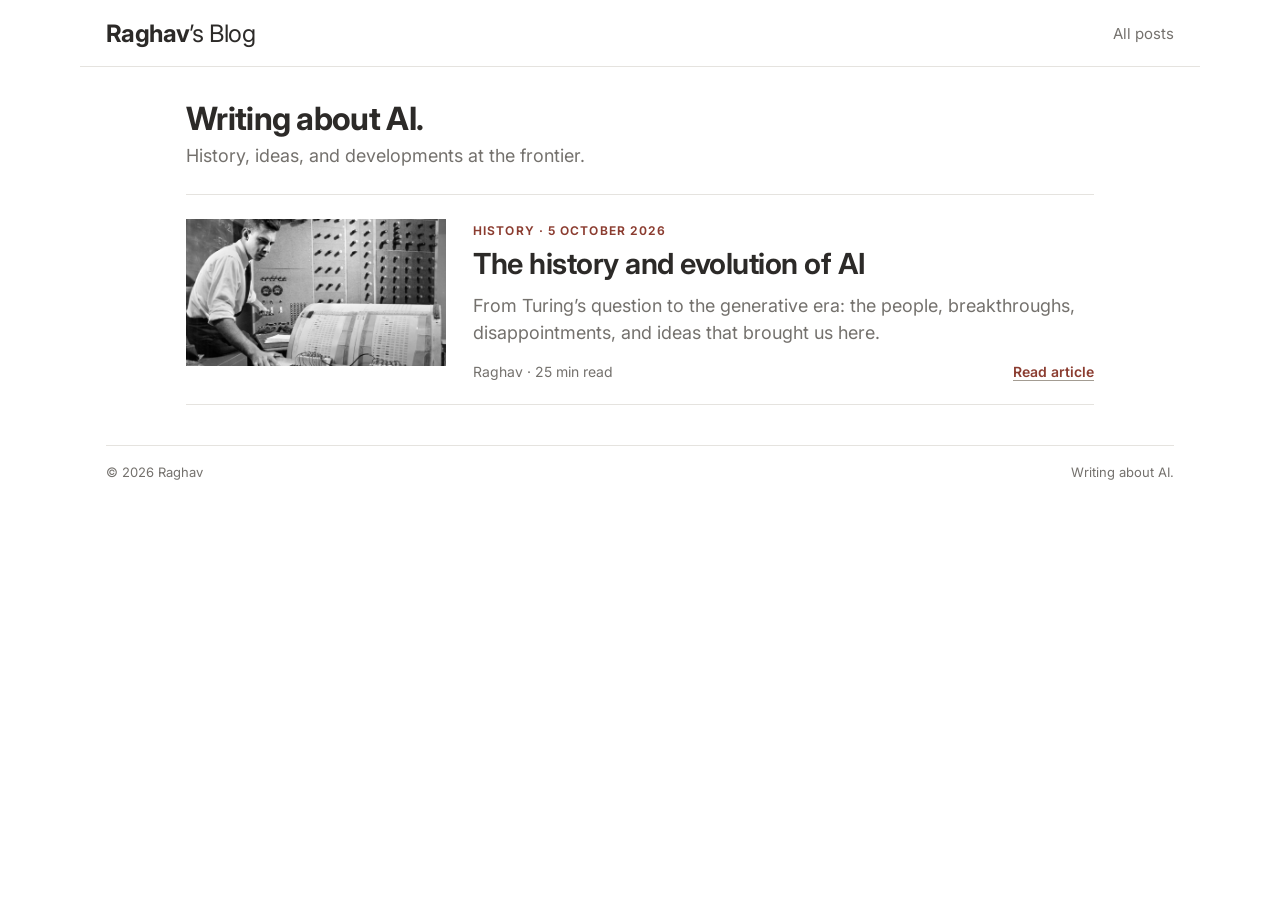
<file: index.html>
<!doctype html>
<html lang="en">
<head>
  <meta charset="utf-8">
  <meta name="viewport" content="width=device-width, initial-scale=1">
  <title>AI writing by Raghav | Raghav’s Blog</title>
  <meta name="description" content="Raghav’s personal blog about artificial intelligence: its history, ideas, and frontier.">
  <link rel="canonical" href="https://raghav-one.github.io/blog/">
  <meta property="og:title" content="AI writing by Raghav">
  <meta property="og:description" content="Raghav’s personal blog about artificial intelligence: its history, ideas, and frontier.">
  <meta property="og:type" content="website">
  <meta property="og:url" content="https://raghav-one.github.io/blog/">
  <meta name="theme-color" content="#ffffff">
  <link rel="icon" href="favicon.svg">
  <link rel="stylesheet" href="style.css?v=20261005-index">
</head>
<body>
<a class="skip-link" href="#main">Skip to content</a>
<header class="site-header">
  <a class="identity" href="./">Raghav<span>’s Blog</span></a>
  <a href="./" class="archive-link">All posts</a>
</header>
<main id="main" class="home">
<header class="home-heading"><h1>Writing about AI.</h1><p>History, ideas, and developments at the frontier.</p></header>
<section aria-label="Blog posts" class="post-list">
<article class="post-preview">
<a class="preview-image" href="evolution-of-ai/" tabindex="-1" aria-hidden="true"><img src="assets/rosenblatt-perceptron.jpg" alt="" width="1140" height="641"></a>
<div><span class="post-category">HISTORY · 5 OCTOBER 2026</span><h2><a href="evolution-of-ai/">The history and evolution of AI</a></h2><p>From Turing’s question to the generative era: the people, breakthroughs, disappointments, and ideas that brought us here.</p><div class="preview-meta">Raghav · 25 min read <a href="evolution-of-ai/">Read article</a></div></div>
</article>
</section>
</main><footer class="site-footer"><span>© 2026 Raghav</span><span>Writing about AI.</span></footer>
</body>
</html>
</file>
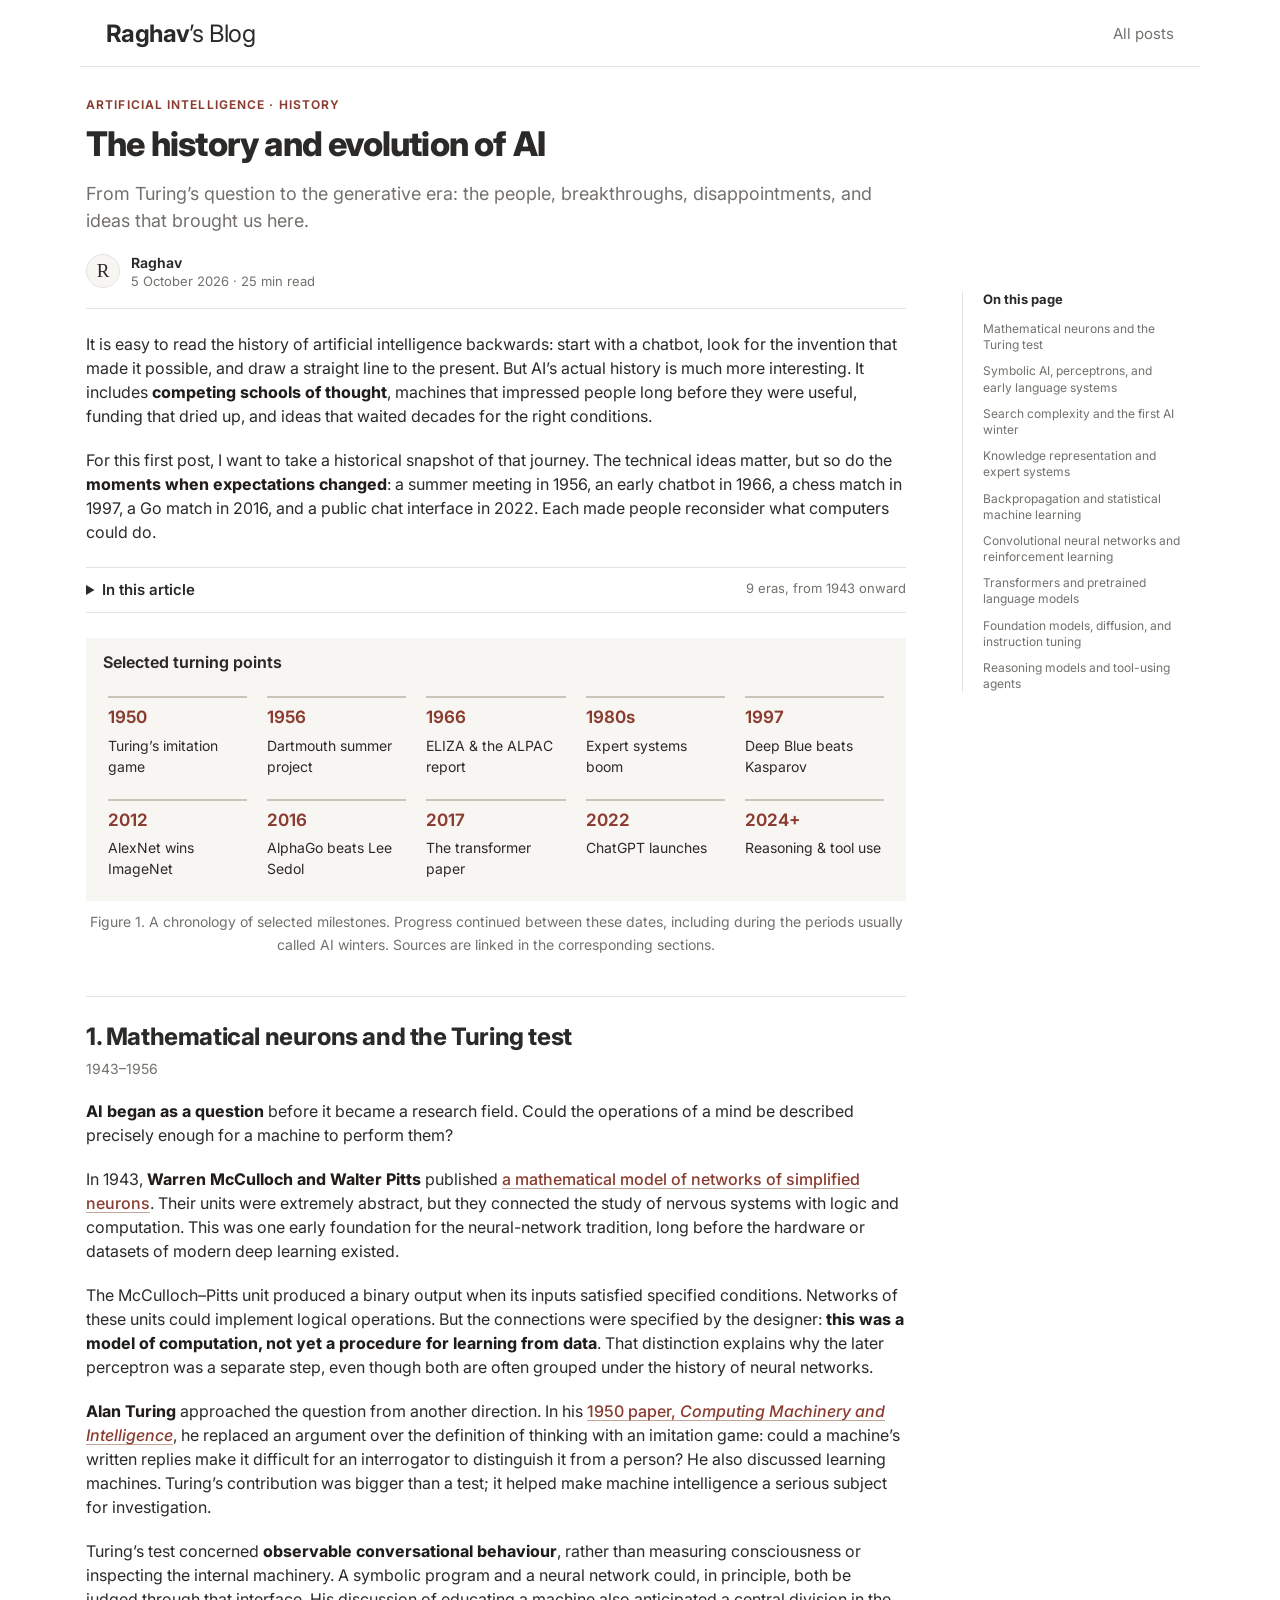
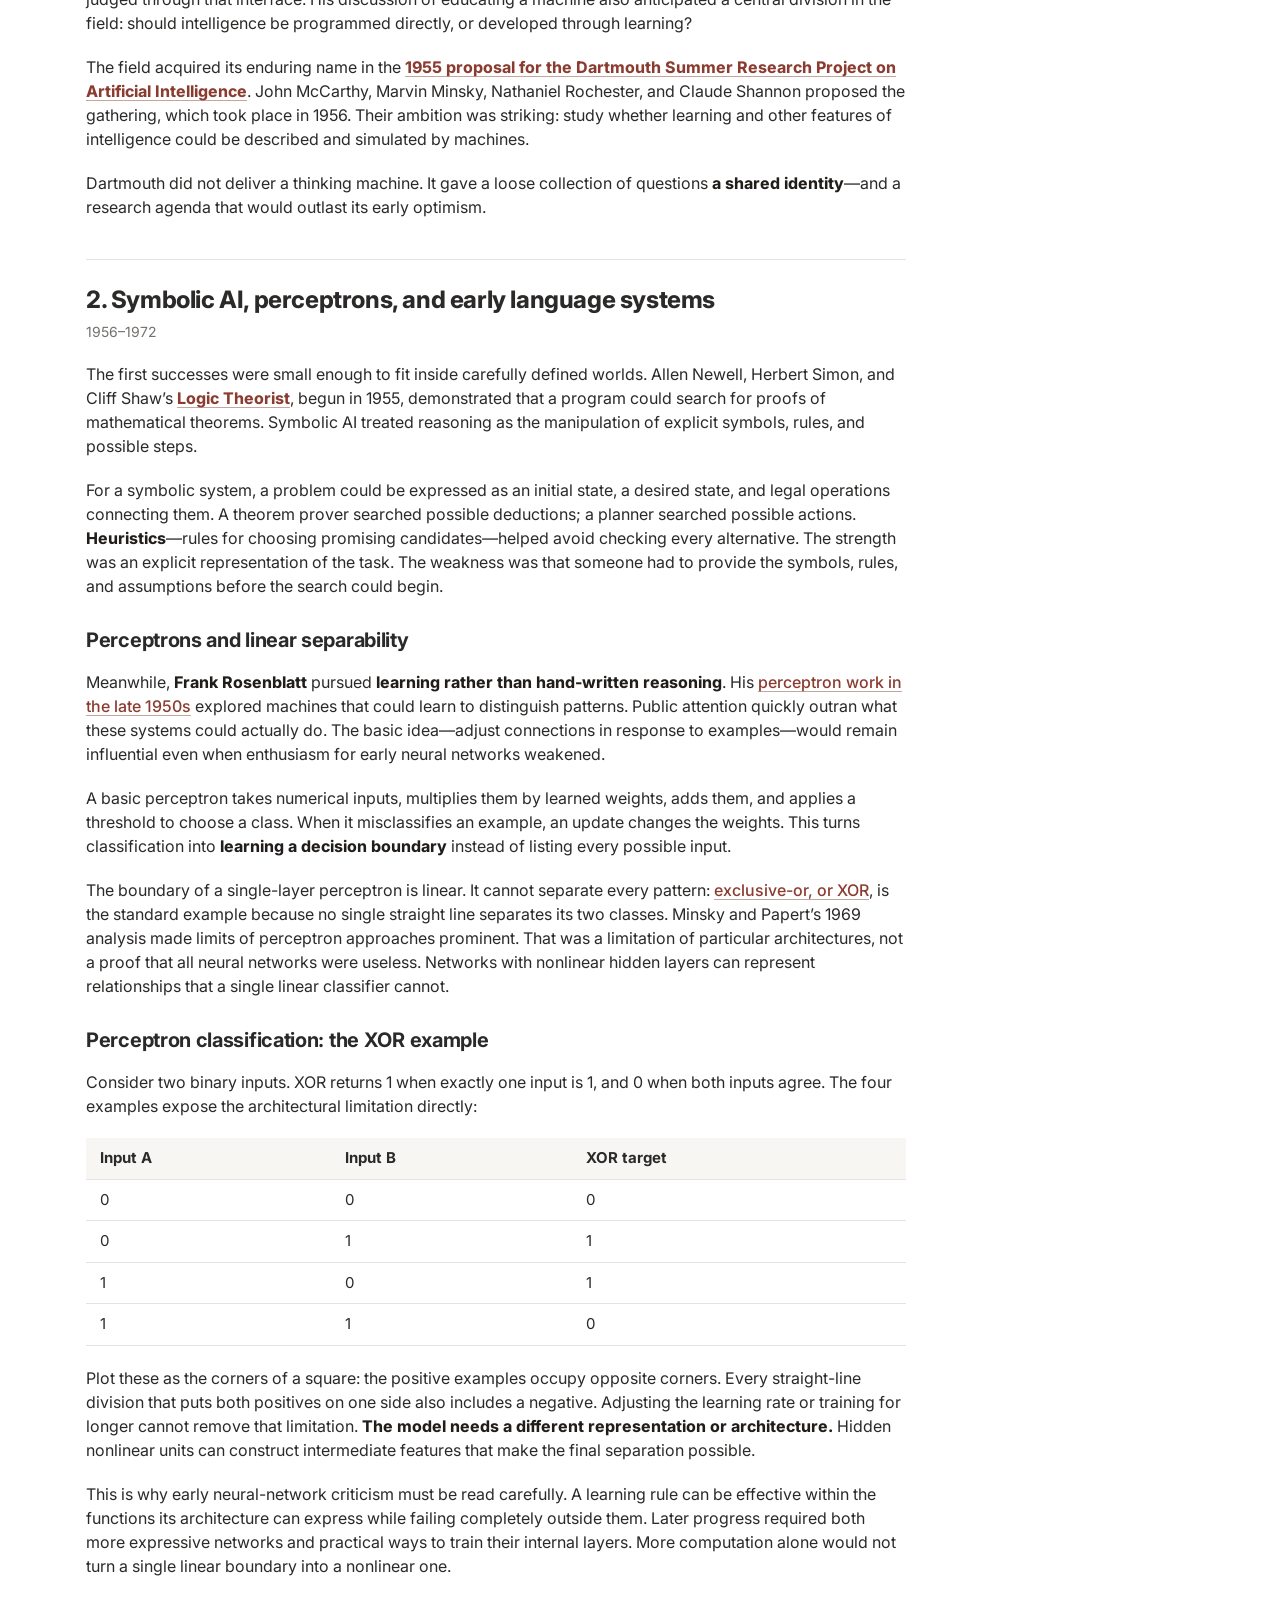
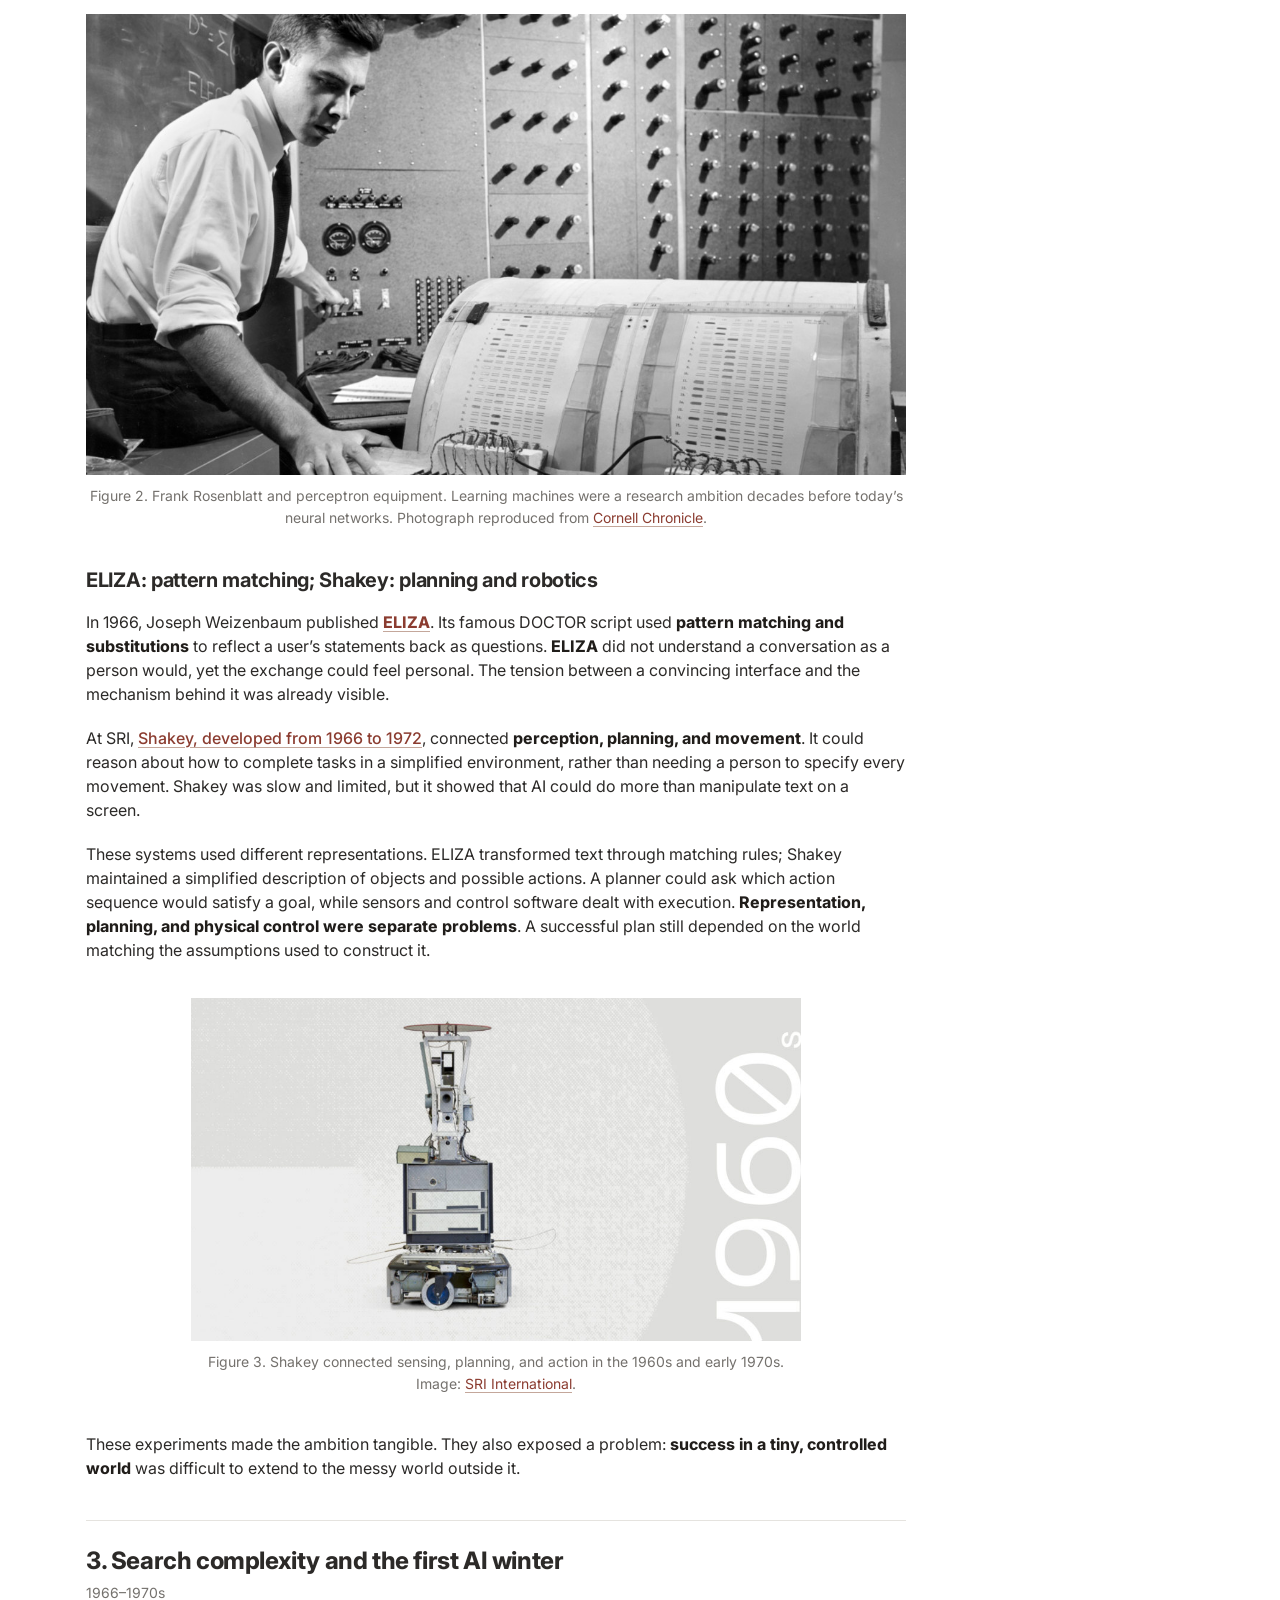
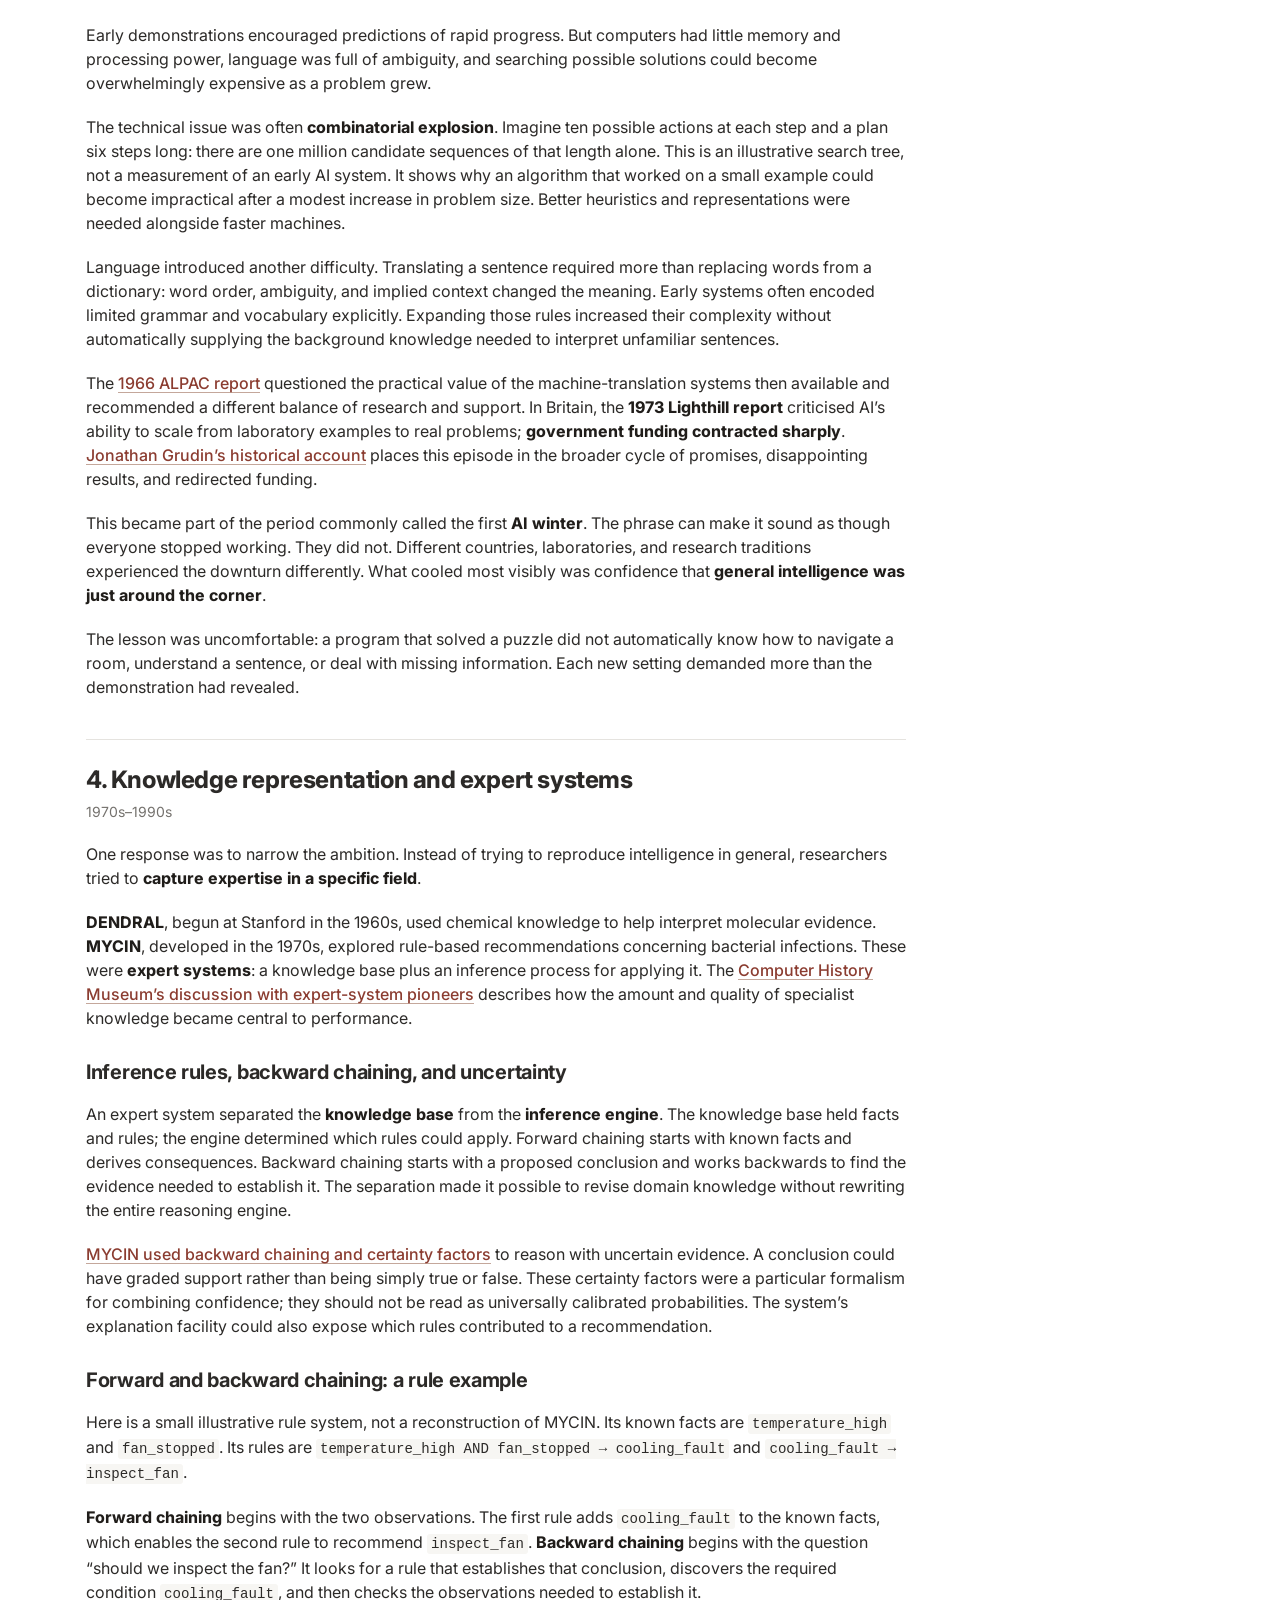
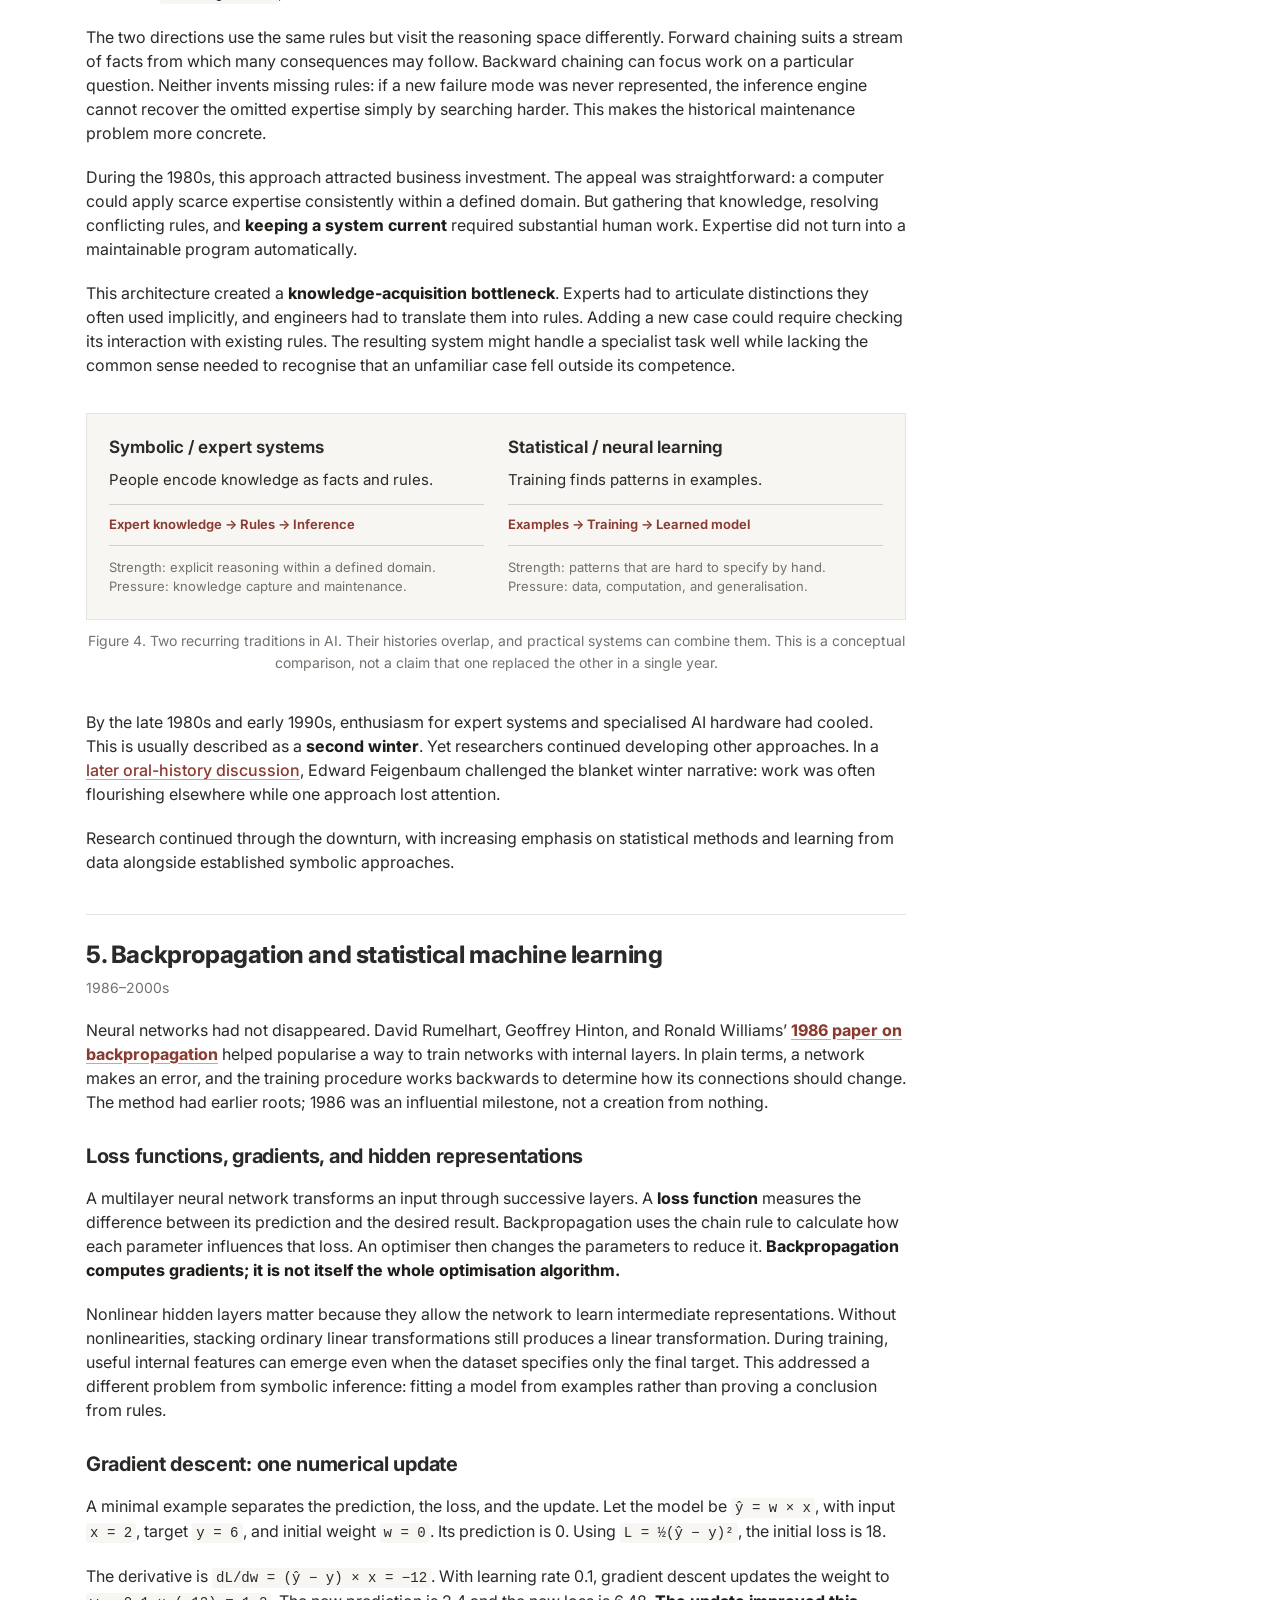
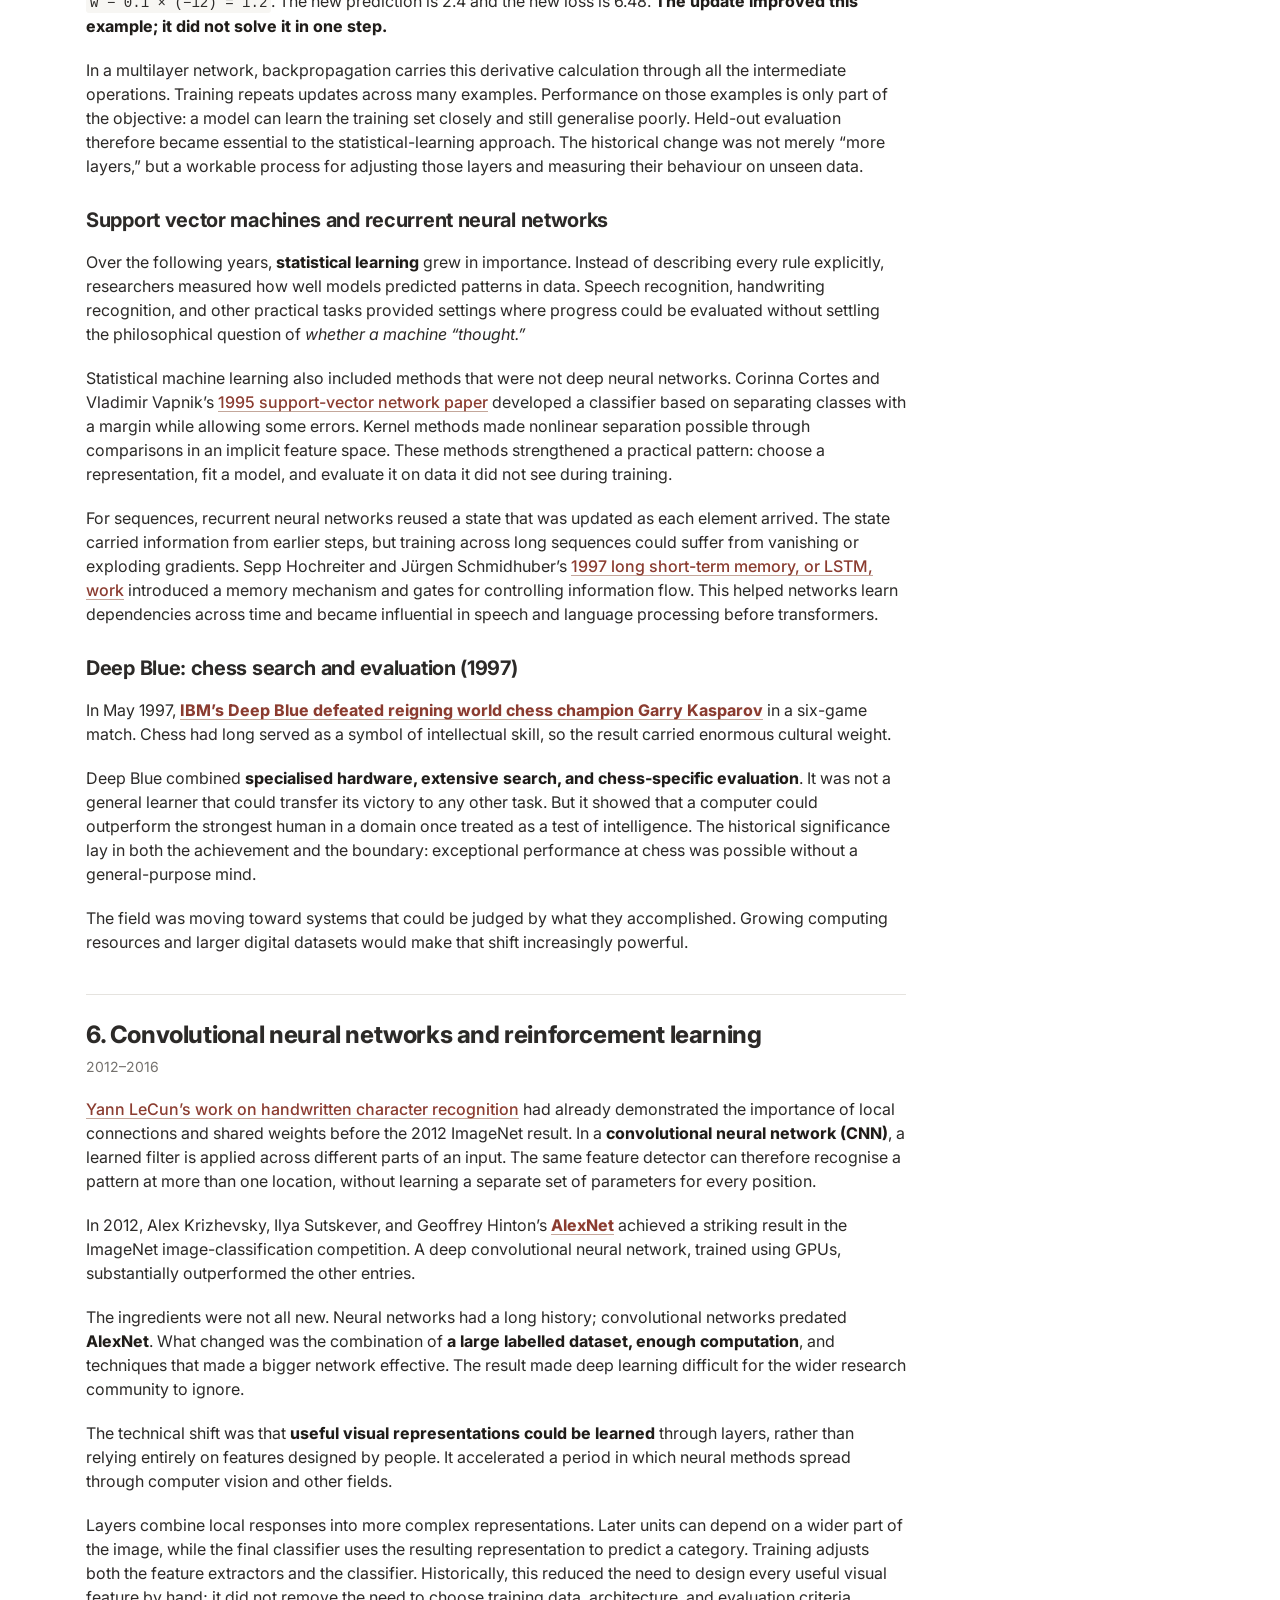
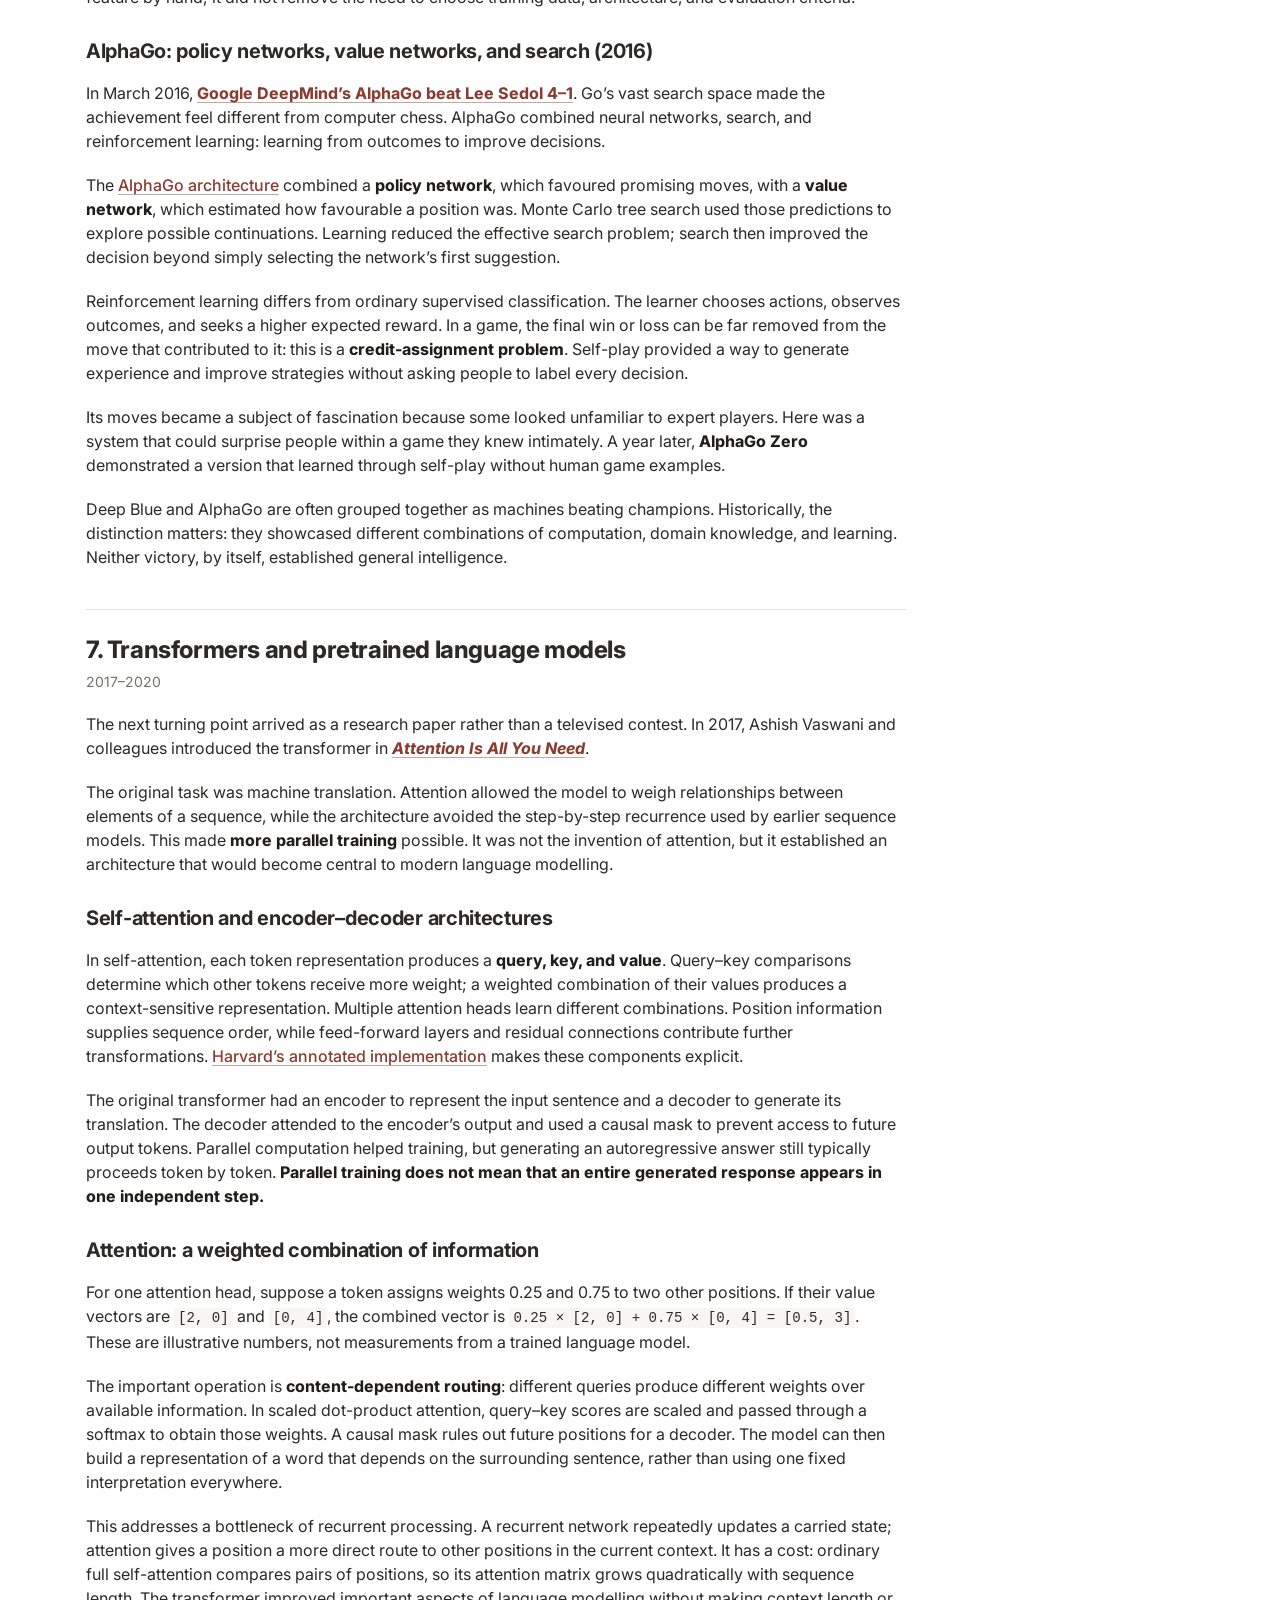
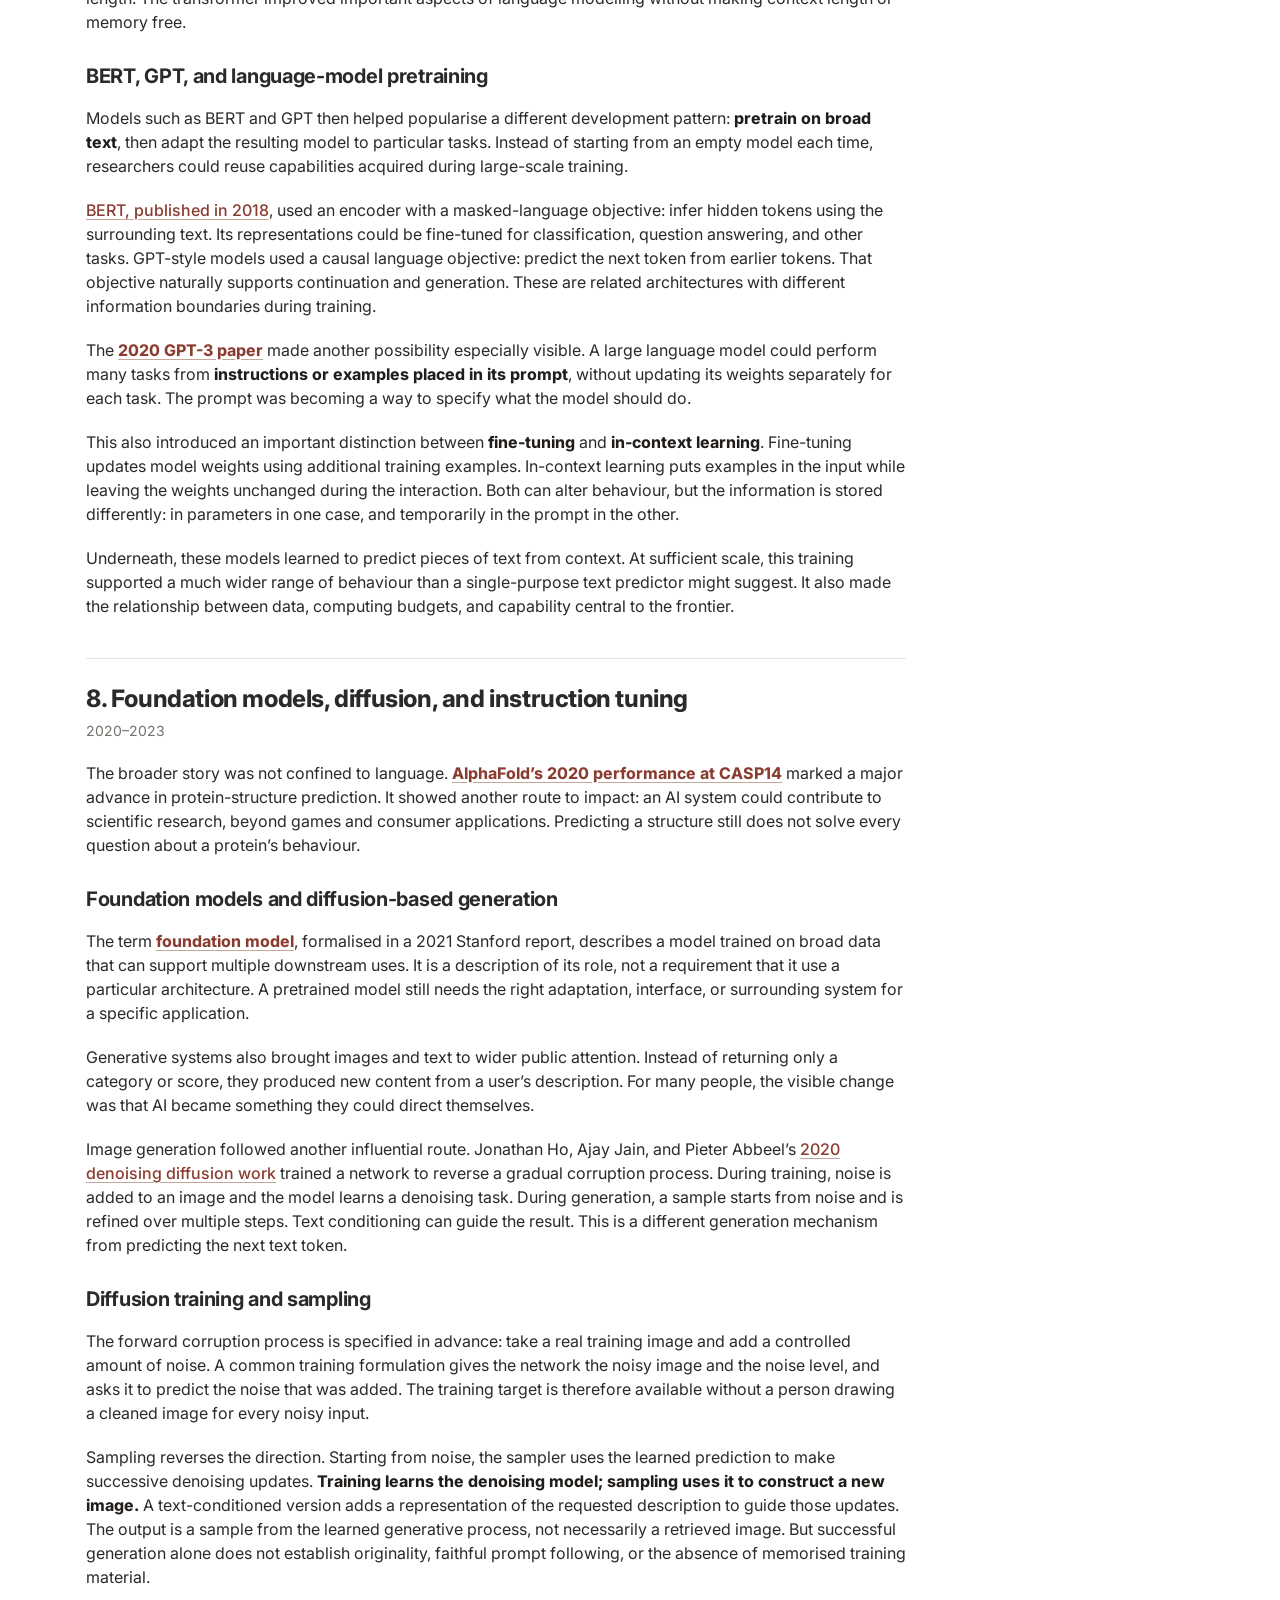
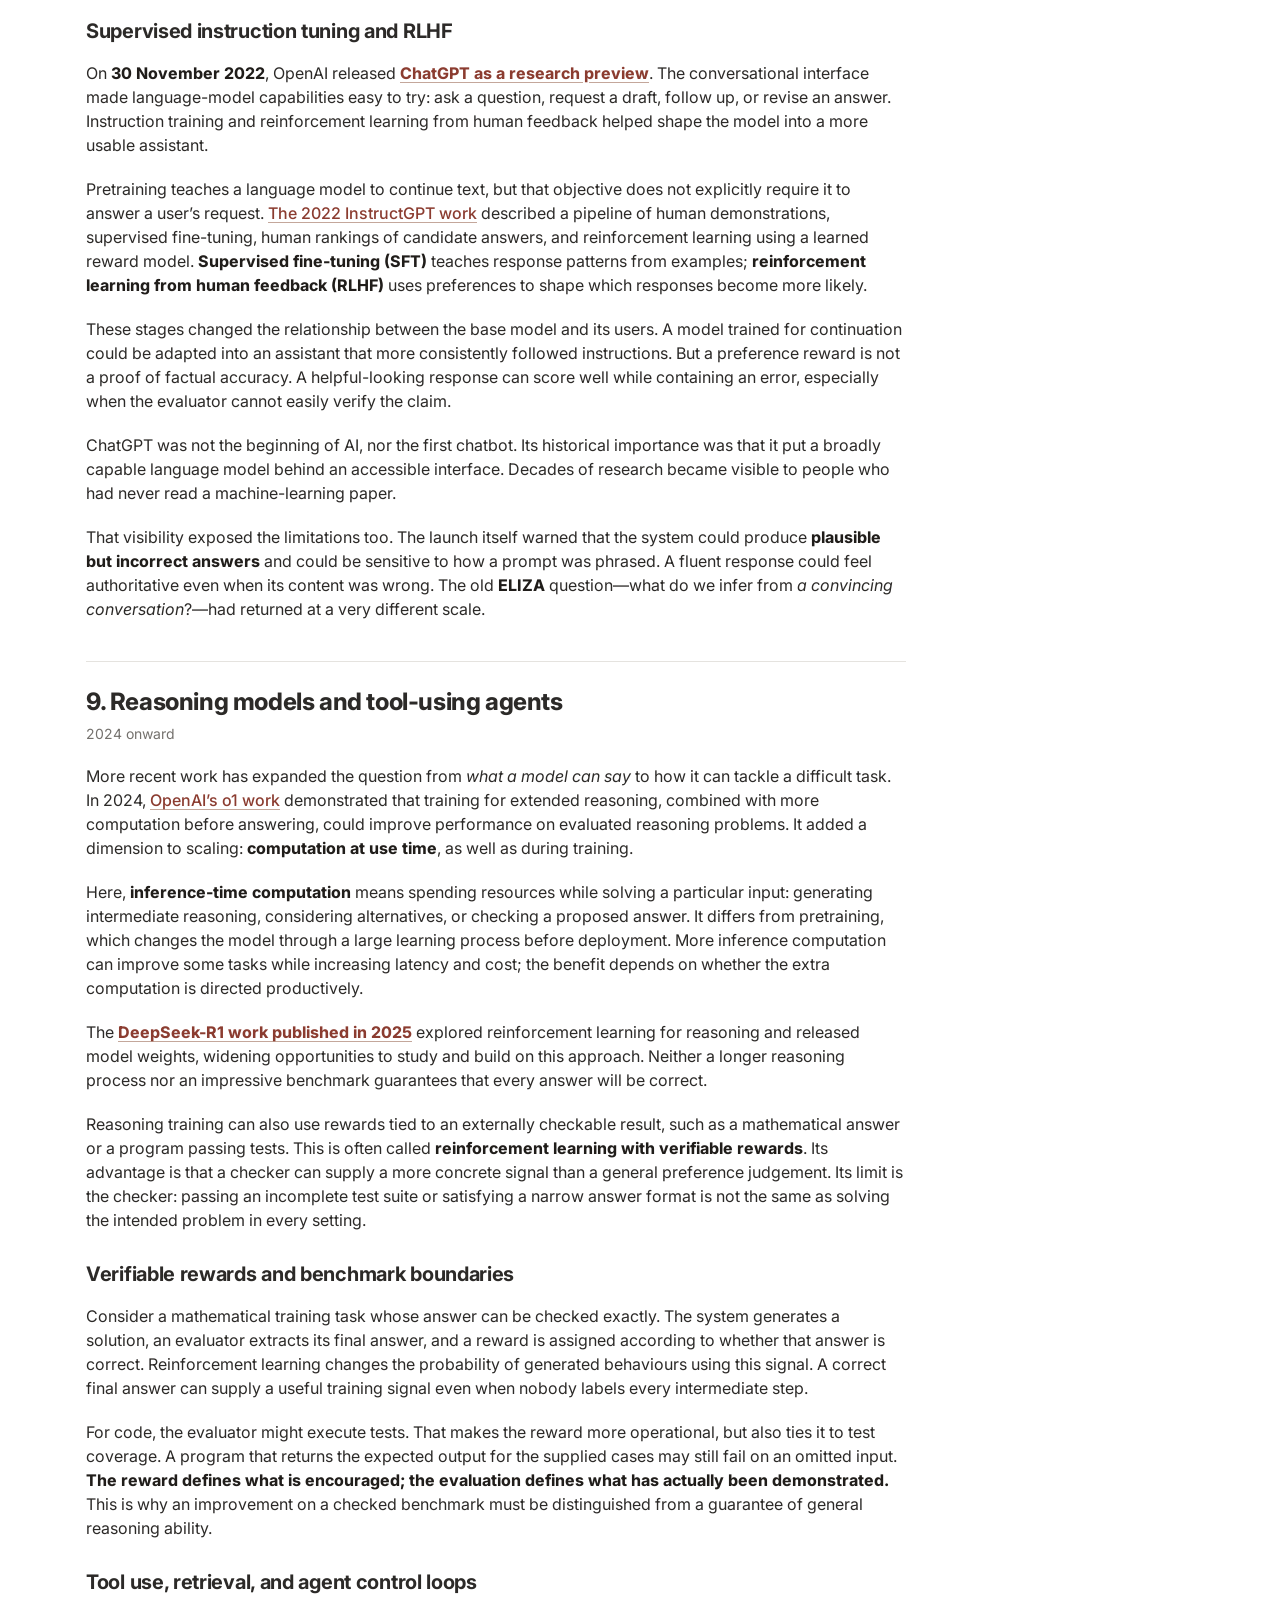
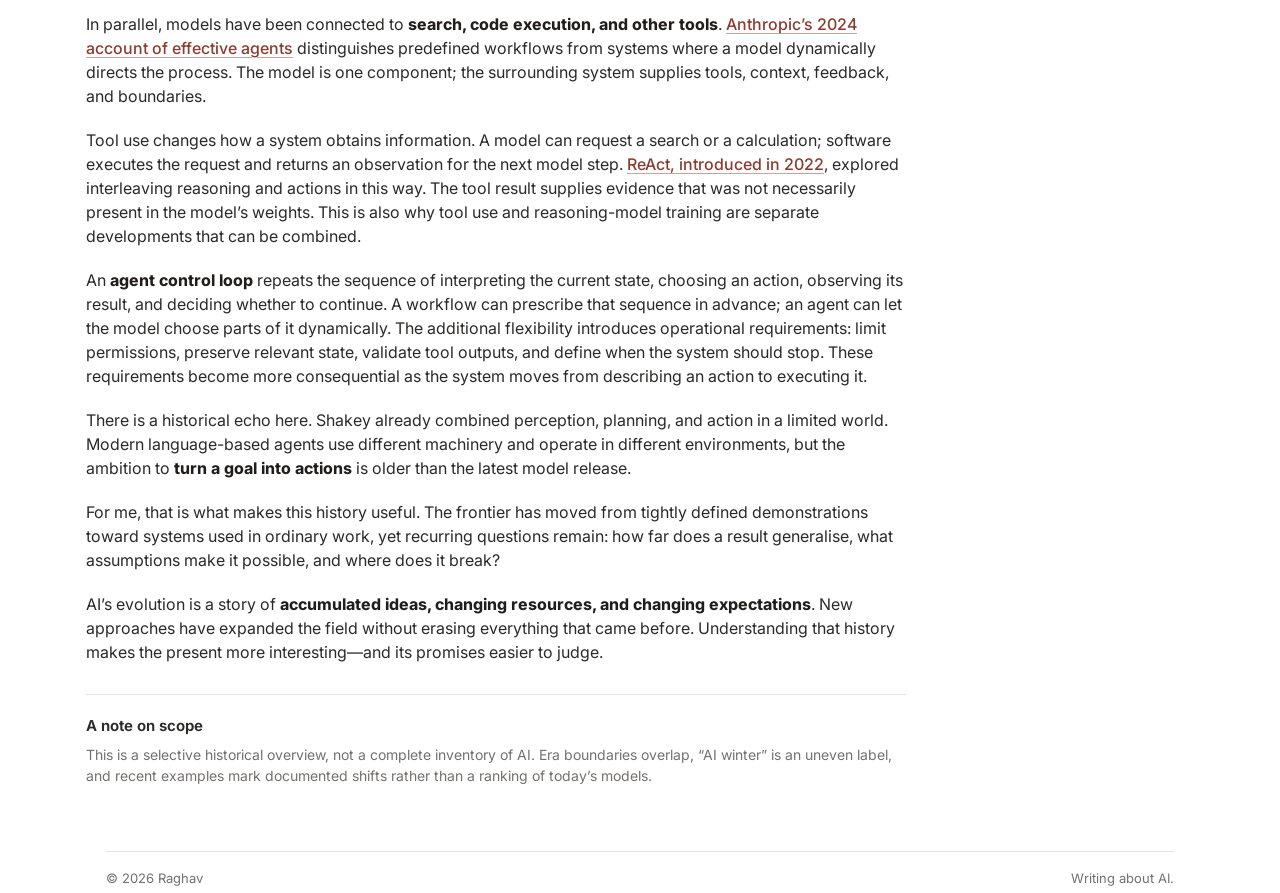
<file: evolution-of-ai/index.html>
<!doctype html>
<html lang="en">
<head>
  <meta charset="utf-8">
  <meta name="viewport" content="width=device-width, initial-scale=1">
  <title>The history and evolution of AI | Raghav’s Blog</title>
  <meta name="description" content="A historical snapshot of AI: Turing, Dartmouth, early experiments, AI winters, expert systems, deep learning, and the generative era.">
  <link rel="canonical" href="https://raghav-one.github.io/blog/evolution-of-ai/">
  <meta property="og:title" content="The history and evolution of AI">
  <meta property="og:description" content="A historical snapshot of AI: Turing, Dartmouth, early experiments, AI winters, expert systems, deep learning, and the generative era.">
  <meta property="og:type" content="article">
  <meta property="og:url" content="https://raghav-one.github.io/blog/evolution-of-ai/">
  <meta name="theme-color" content="#ffffff">
  <link rel="icon" href="../favicon.svg">
  <link rel="stylesheet" href="../style.css?v=20261005-index">
</head>
<body>
<a class="skip-link" href="#main">Skip to content</a>
<header class="site-header">
  <a class="identity" href="../">Raghav<span>’s Blog</span></a>
  <a href="../" class="archive-link">All posts</a>
</header>
<main id="main" class="article-layout">
<article class="article">
<header class="post-header">
  <div class="post-category">ARTIFICIAL INTELLIGENCE · HISTORY</div>
  <h1>The history and evolution of AI</h1>
  <p class="subtitle">From Turing’s question to the generative era: the people, breakthroughs, disappointments, and ideas that brought us here.</p>
  <div class="byline"><span class="author-mark" aria-hidden="true">R</span><div><strong>Raghav</strong><span><time datetime="2026-10-05">5 October 2026</time> · 25 min read</span></div></div>
</header>
<div class="prose">
<p>It is easy to read the history of artificial intelligence backwards: start with a chatbot, look for the invention that made it possible, and draw a straight line to the present. But AI’s actual history is much more interesting. It includes <strong>competing schools of thought</strong>, machines that impressed people long before they were useful, funding that dried up, and ideas that waited decades for the right conditions.</p>
<p>For this first post, I want to take a historical snapshot of that journey. The technical ideas matter, but so do the <strong>moments when expectations changed</strong>: a summer meeting in 1956, an early chatbot in 1966, a chess match in 1997, a Go match in 2016, and a public chat interface in 2022. Each made people reconsider what computers could do.</p>
<details class="contents"><summary>In this article <span>9 eras, from 1943 onward</span></summary><nav aria-label="Article contents"><ol><li><a href="#origins"><span>1943–1956</span>Mathematical neurons and the Turing test</a></li>
<li><a href="#experiments"><span>1956–1972</span>Symbolic AI, perceptrons, and early language systems</a></li>
<li><a href="#winter"><span>1966–1970s</span>Search complexity and the first AI winter</a></li>
<li><a href="#experts"><span>1970s–1990s</span>Knowledge representation and expert systems</a></li>
<li><a href="#learning"><span>1986–2000s</span>Backpropagation and statistical machine learning</a></li>
<li><a href="#deep-learning"><span>2012–2016</span>Convolutional neural networks and reinforcement learning</a></li>
<li><a href="#transformers"><span>2017–2020</span>Transformers and pretrained language models</a></li>
<li><a href="#generative"><span>2020–2023</span>Foundation models, diffusion, and instruction tuning</a></li>
<li><a href="#frontier"><span>2024 onward</span>Reasoning models and tool-using agents</a></li></ol></nav></details>
<figure class="timeline-figure">
<div class="timeline-title">Selected turning points</div>
<div class="timeline-grid">
<div><strong>1950</strong><span>Turing’s imitation game</span></div><div><strong>1956</strong><span>Dartmouth summer project</span></div><div><strong>1966</strong><span>ELIZA &amp; the ALPAC report</span></div><div><strong>1980s</strong><span>Expert systems boom</span></div><div><strong>1997</strong><span>Deep Blue beats Kasparov</span></div><div><strong>2012</strong><span>AlexNet wins ImageNet</span></div><div><strong>2016</strong><span>AlphaGo beats Lee Sedol</span></div><div><strong>2017</strong><span>The transformer paper</span></div><div><strong>2022</strong><span>ChatGPT launches</span></div><div><strong>2024+</strong><span>Reasoning &amp; tool use</span></div>
</div><figcaption>Figure 1. A chronology of selected milestones. Progress continued between these dates, including during the periods usually called AI winters. Sources are linked in the corresponding sections.</figcaption>
</figure>
<section id="origins">
<h2>1. Mathematical neurons and the Turing test <span>1943–1956</span></h2>
<p><strong>AI began as a question</strong> before it became a research field. Could the operations of a mind be described precisely enough for a machine to perform them?</p>
<p>In 1943, <strong>Warren McCulloch and Walter Pitts</strong> published <a href="https://home.csulb.edu/~cwallis/382/readings/482/mccolloch.logical.calculus.ideas.1943.pdf">a mathematical model of networks of simplified neurons</a>. Their units were extremely abstract, but they connected the study of nervous systems with logic and computation. This was one early foundation for the neural-network tradition, long before the hardware or datasets of modern deep learning existed.</p>

<p>The McCulloch–Pitts unit produced a binary output when its inputs satisfied specified conditions. Networks of these units could implement logical operations. But the connections were specified by the designer: <strong>this was a model of computation, not yet a procedure for learning from data</strong>. That distinction explains why the later perceptron was a separate step, even though both are often grouped under the history of neural networks.</p>
<p><strong>Alan Turing</strong> approached the question from another direction. In his <a href="https://turingarchive.kings.cam.ac.uk/computing-machinery-and-intelligence">1950 paper, <em>Computing Machinery and Intelligence</em></a>, he replaced an argument over the definition of thinking with an imitation game: could a machine’s written replies make it difficult for an interrogator to distinguish it from a person? He also discussed learning machines. Turing’s contribution was bigger than a test; it helped make machine intelligence a serious subject for investigation.</p>

<p>Turing’s test concerned <strong>observable conversational behaviour</strong>, rather than measuring consciousness or inspecting the internal machinery. A symbolic program and a neural network could, in principle, both be judged through that interface. His discussion of educating a machine also anticipated a central division in the field: should intelligence be programmed directly, or developed through learning?</p>
<p>The field acquired its enduring name in the <a href="https://www-formal.stanford.edu/jmc/history/dartmouth/dartmouth.html"><strong>1955 proposal for the Dartmouth Summer Research Project on Artificial Intelligence</strong></a>. John McCarthy, Marvin Minsky, Nathaniel Rochester, and Claude Shannon proposed the gathering, which took place in 1956. Their ambition was striking: study whether learning and other features of intelligence could be described and simulated by machines.</p>
<p>Dartmouth did not deliver a thinking machine. It gave a loose collection of questions <strong>a shared identity</strong>—and a research agenda that would outlast its early optimism.</p>
</section>
<section id="experiments">
<h2>2. Symbolic AI, perceptrons, and early language systems <span>1956–1972</span></h2>
<p>The first successes were small enough to fit inside carefully defined worlds. Allen Newell, Herbert Simon, and Cliff Shaw’s <a href="https://www.computerhistory.org/timeline/ai-robotics/"><strong>Logic Theorist</strong></a>, begun in 1955, demonstrated that a program could search for proofs of mathematical theorems. Symbolic AI treated reasoning as the manipulation of explicit symbols, rules, and possible steps.</p>

<p>For a symbolic system, a problem could be expressed as an initial state, a desired state, and legal operations connecting them. A theorem prover searched possible deductions; a planner searched possible actions. <strong>Heuristics</strong>—rules for choosing promising candidates—helped avoid checking every alternative. The strength was an explicit representation of the task. The weakness was that someone had to provide the symbols, rules, and assumptions before the search could begin.</p>
<h3>Perceptrons and linear separability</h3>
<p>Meanwhile, <strong>Frank Rosenblatt</strong> pursued <strong>learning rather than hand-written reasoning</strong>. His <a href="https://news.cornell.edu/stories/2019/09/professors-perceptron-paved-way-ai-60-years-too-soon">perceptron work in the late 1950s</a> explored machines that could learn to distinguish patterns. Public attention quickly outran what these systems could actually do. The basic idea—adjust connections in response to examples—would remain influential even when enthusiasm for early neural networks weakened.</p>

<p>A basic perceptron takes numerical inputs, multiplies them by learned weights, adds them, and applies a threshold to choose a class. When it misclassifies an example, an update changes the weights. This turns classification into <strong>learning a decision boundary</strong> instead of listing every possible input.</p>
<p>The boundary of a single-layer perceptron is linear. It cannot separate every pattern: <a href="https://web.stanford.edu/group/pdplab/pdphandbookV3/handbookch6.html">exclusive-or, or XOR</a>, is the standard example because no single straight line separates its two classes. Minsky and Papert’s 1969 analysis made limits of perceptron approaches prominent. That was a limitation of particular architectures, not a proof that all neural networks were useless. Networks with nonlinear hidden layers can represent relationships that a single linear classifier cannot.</p>
<h3>Perceptron classification: the XOR example</h3>
<p>Consider two binary inputs. XOR returns 1 when exactly one input is 1, and 0 when both inputs agree. The four examples expose the architectural limitation directly:</p>
<div class="table-wrap"><table><thead><tr><th>Input A</th><th>Input B</th><th>XOR target</th></tr></thead><tbody><tr><td>0</td><td>0</td><td>0</td></tr><tr><td>0</td><td>1</td><td>1</td></tr><tr><td>1</td><td>0</td><td>1</td></tr><tr><td>1</td><td>1</td><td>0</td></tr></tbody></table></div>
<p>Plot these as the corners of a square: the positive examples occupy opposite corners. Every straight-line division that puts both positives on one side also includes a negative. Adjusting the learning rate or training for longer cannot remove that limitation. <strong>The model needs a different representation or architecture.</strong> Hidden nonlinear units can construct intermediate features that make the final separation possible.</p>
<p>This is why early neural-network criticism must be read carefully. A learning rule can be effective within the functions its architecture can express while failing completely outside them. Later progress required both more expressive networks and practical ways to train their internal layers. More computation alone would not turn a single linear boundary into a nonlinear one.</p>
<figure><img src="../assets/rosenblatt-perceptron.jpg" alt="Frank Rosenblatt beside early perceptron equipment, surrounded by switches, dials, and recording machinery." width="1140" height="641" loading="lazy"><figcaption>Figure 2. Frank Rosenblatt and perceptron equipment. Learning machines were a research ambition decades before today’s neural networks. Photograph reproduced from <a href="https://news.cornell.edu/stories/2019/09/professors-perceptron-paved-way-ai-60-years-too-soon">Cornell Chronicle</a>.</figcaption></figure>
<h3>ELIZA: pattern matching; Shakey: planning and robotics</h3>
<p>In 1966, Joseph Weizenbaum published <a href="https://cse.buffalo.edu/~rapaport/572/S02/weizenbaum.eliza.1966reprint.pdf"><strong>ELIZA</strong></a>. Its famous DOCTOR script used <strong>pattern matching and substitutions</strong> to reflect a user’s statements back as questions. <strong>ELIZA</strong> did not understand a conversation as a person would, yet the exchange could feel personal. The tension between a convincing interface and the mechanism behind it was already visible.</p>
<p>At SRI, <a href="https://www.sri.com/hoi/shakey-the-robot/">Shakey, developed from 1966 to 1972</a>, connected <strong>perception, planning, and movement</strong>. It could reason about how to complete tasks in a simplified environment, rather than needing a person to specify every movement. Shakey was slow and limited, but it showed that AI could do more than manipulate text on a screen.</p>

<p>These systems used different representations. ELIZA transformed text through matching rules; Shakey maintained a simplified description of objects and possible actions. A planner could ask which action sequence would satisfy a goal, while sensors and control software dealt with execution. <strong>Representation, planning, and physical control were separate problems</strong>. A successful plan still depended on the world matching the assumptions used to construct it.</p>
<figure class="shakey-figure"><img src="../assets/shakey.jpg" alt="SRI’s Shakey robot, with its mobile base, camera assembly, and sensors." width="1024" height="576" loading="lazy"><figcaption>Figure 3. Shakey connected sensing, planning, and action in the 1960s and early 1970s. Image: <a href="https://www.sri.com/hoi/shakey-the-robot/">SRI International</a>.</figcaption></figure>
<p>These experiments made the ambition tangible. They also exposed a problem: <strong>success in a tiny, controlled world</strong> was difficult to extend to the messy world outside it.</p>
</section>
<section id="winter">
<h2>3. Search complexity and the first AI winter <span>1966–1970s</span></h2>
<p>Early demonstrations encouraged predictions of rapid progress. But computers had little memory and processing power, language was full of ambiguity, and searching possible solutions could become overwhelmingly expensive as a problem grew.</p>

<p>The technical issue was often <strong>combinatorial explosion</strong>. Imagine ten possible actions at each step and a plan six steps long: there are one million candidate sequences of that length alone. This is an illustrative search tree, not a measurement of an early AI system. It shows why an algorithm that worked on a small example could become impractical after a modest increase in problem size. Better heuristics and representations were needed alongside faster machines.</p>
<p>Language introduced another difficulty. Translating a sentence required more than replacing words from a dictionary: word order, ambiguity, and implied context changed the meaning. Early systems often encoded limited grammar and vocabulary explicitly. Expanding those rules increased their complexity without automatically supplying the background knowledge needed to interpret unfamiliar sentences.</p>
<p>The <a href="https://www.nationalacademies.org/publications/20813">1966 ALPAC report</a> questioned the practical value of the machine-translation systems then available and recommended a different balance of research and support. In Britain, the <strong>1973 Lighthill report</strong> criticised AI’s ability to scale from laboratory examples to real problems; <strong>government funding contracted sharply</strong>. <a href="https://www.microsoft.com/en-us/research/wp-content/uploads/2016/02/ARIST44.pdf">Jonathan Grudin’s historical account</a> places this episode in the broader cycle of promises, disappointing results, and redirected funding.</p>
<p>This became part of the period commonly called the first <strong>AI winter</strong>. The phrase can make it sound as though everyone stopped working. They did not. Different countries, laboratories, and research traditions experienced the downturn differently. What cooled most visibly was confidence that <strong>general intelligence was just around the corner</strong>.</p>
<p>The lesson was uncomfortable: a program that solved a puzzle did not automatically know how to navigate a room, understand a sentence, or deal with missing information. Each new setting demanded more than the demonstration had revealed.</p>
</section>
<section id="experts">
<h2>4. Knowledge representation and expert systems <span>1970s–1990s</span></h2>
<p>One response was to narrow the ambition. Instead of trying to reproduce intelligence in general, researchers tried to <strong>capture expertise in a specific field</strong>.</p>
<p><strong>DENDRAL</strong>, begun at Stanford in the 1960s, used chemical knowledge to help interpret molecular evidence. <strong>MYCIN</strong>, developed in the 1970s, explored rule-based recommendations concerning bacterial infections. These were <strong>expert systems</strong>: a knowledge base plus an inference process for applying it. The <a href="https://archive.computerhistory.org/resources/access/text/2018/03/102738236-05-01-acc.pdf">Computer History Museum’s discussion with expert-system pioneers</a> describes how the amount and quality of specialist knowledge became central to performance.</p>

<h3>Inference rules, backward chaining, and uncertainty</h3>
<p>An expert system separated the <strong>knowledge base</strong> from the <strong>inference engine</strong>. The knowledge base held facts and rules; the engine determined which rules could apply. Forward chaining starts with known facts and derives consequences. Backward chaining starts with a proposed conclusion and works backwards to find the evidence needed to establish it. The separation made it possible to revise domain knowledge without rewriting the entire reasoning engine.</p>
<p><a href="https://people.dbmi.columbia.edu/~ehs7001/Buchanan-Shortliffe-1984/Chapter-10.pdf">MYCIN used backward chaining and certainty factors</a> to reason with uncertain evidence. A conclusion could have graded support rather than being simply true or false. These certainty factors were a particular formalism for combining confidence; they should not be read as universally calibrated probabilities. The system’s explanation facility could also expose which rules contributed to a recommendation.</p>
<h3>Forward and backward chaining: a rule example</h3>
<p>Here is a small illustrative rule system, not a reconstruction of MYCIN. Its known facts are <code>temperature_high</code> and <code>fan_stopped</code>. Its rules are <code>temperature_high AND fan_stopped → cooling_fault</code> and <code>cooling_fault → inspect_fan</code>.</p>
<p><strong>Forward chaining</strong> begins with the two observations. The first rule adds <code>cooling_fault</code> to the known facts, which enables the second rule to recommend <code>inspect_fan</code>. <strong>Backward chaining</strong> begins with the question “should we inspect the fan?” It looks for a rule that establishes that conclusion, discovers the required condition <code>cooling_fault</code>, and then checks the observations needed to establish it.</p>
<p>The two directions use the same rules but visit the reasoning space differently. Forward chaining suits a stream of facts from which many consequences may follow. Backward chaining can focus work on a particular question. Neither invents missing rules: if a new failure mode was never represented, the inference engine cannot recover the omitted expertise simply by searching harder. This makes the historical maintenance problem more concrete.</p>
<p>During the 1980s, this approach attracted business investment. The appeal was straightforward: a computer could apply scarce expertise consistently within a defined domain. But gathering that knowledge, resolving conflicting rules, and <strong>keeping a system current</strong> required substantial human work. Expertise did not turn into a maintainable program automatically.</p>

<p>This architecture created a <strong>knowledge-acquisition bottleneck</strong>. Experts had to articulate distinctions they often used implicitly, and engineers had to translate them into rules. Adding a new case could require checking its interaction with existing rules. The resulting system might handle a specialist task well while lacking the common sense needed to recognise that an unfamiliar case fell outside its competence.</p>
<figure class="comparison-figure">
<div class="comparison"><div><h4>Symbolic / expert systems</h4><p>People encode knowledge as facts and rules.</p><div class="mini-flow">Expert knowledge → Rules → Inference</div><small>Strength: explicit reasoning within a defined domain.<br>Pressure: knowledge capture and maintenance.</small></div><div><h4>Statistical / neural learning</h4><p>Training finds patterns in examples.</p><div class="mini-flow">Examples → Training → Learned model</div><small>Strength: patterns that are hard to specify by hand.<br>Pressure: data, computation, and generalisation.</small></div></div>
<figcaption>Figure 4. Two recurring traditions in AI. Their histories overlap, and practical systems can combine them. This is a conceptual comparison, not a claim that one replaced the other in a single year.</figcaption></figure>
<p>By the late 1980s and early 1990s, enthusiasm for expert systems and specialised AI hardware had cooled. This is usually described as a <strong>second winter</strong>. Yet researchers continued developing other approaches. In a <a href="https://archive.computerhistory.org/resources/access/text/2020/05/102781122-05-01-acc.pdf">later oral-history discussion</a>, Edward Feigenbaum challenged the blanket winter narrative: work was often flourishing elsewhere while one approach lost attention.</p>
<p>Research continued through the downturn, with increasing emphasis on statistical methods and learning from data alongside established symbolic approaches.</p>
</section>
<section id="learning">
<h2>5. Backpropagation and statistical machine learning <span>1986–2000s</span></h2>
<p>Neural networks had not disappeared. David Rumelhart, Geoffrey Hinton, and Ronald Williams’ <a href="https://www.nature.com/articles/323533a0"><strong>1986 paper on backpropagation</strong></a> helped popularise a way to train networks with internal layers. In plain terms, a network makes an error, and the training procedure works backwards to determine how its connections should change. The method had earlier roots; 1986 was an influential milestone, not a creation from nothing.</p>

<h3>Loss functions, gradients, and hidden representations</h3>
<p>A multilayer neural network transforms an input through successive layers. A <strong>loss function</strong> measures the difference between its prediction and the desired result. Backpropagation uses the chain rule to calculate how each parameter influences that loss. An optimiser then changes the parameters to reduce it. <strong>Backpropagation computes gradients; it is not itself the whole optimisation algorithm.</strong></p>
<p>Nonlinear hidden layers matter because they allow the network to learn intermediate representations. Without nonlinearities, stacking ordinary linear transformations still produces a linear transformation. During training, useful internal features can emerge even when the dataset specifies only the final target. This addressed a different problem from symbolic inference: fitting a model from examples rather than proving a conclusion from rules.</p>
<h3>Gradient descent: one numerical update</h3>
<p>A minimal example separates the prediction, the loss, and the update. Let the model be <code>ŷ = w × x</code>, with input <code>x = 2</code>, target <code>y = 6</code>, and initial weight <code>w = 0</code>. Its prediction is 0. Using <code>L = ½(ŷ − y)²</code>, the initial loss is 18.</p>
<p>The derivative is <code>dL/dw = (ŷ − y) × x = −12</code>. With learning rate 0.1, gradient descent updates the weight to <code>w − 0.1 × (−12) = 1.2</code>. The new prediction is 2.4 and the new loss is 6.48. <strong>The update improved this example; it did not solve it in one step.</strong></p>
<p>In a multilayer network, backpropagation carries this derivative calculation through all the intermediate operations. Training repeats updates across many examples. Performance on those examples is only part of the objective: a model can learn the training set closely and still generalise poorly. Held-out evaluation therefore became essential to the statistical-learning approach. The historical change was not merely “more layers,” but a workable process for adjusting those layers and measuring their behaviour on unseen data.</p>
<h3>Support vector machines and recurrent neural networks</h3>
<p>Over the following years, <strong>statistical learning</strong> grew in importance. Instead of describing every rule explicitly, researchers measured how well models predicted patterns in data. Speech recognition, handwriting recognition, and other practical tasks provided settings where progress could be evaluated without settling the philosophical question of <em>whether a machine “thought.”</em></p>

<p>Statistical machine learning also included methods that were not deep neural networks. Corinna Cortes and Vladimir Vapnik’s <a href="https://link.springer.com/article/10.1007/BF00994018">1995 support-vector network paper</a> developed a classifier based on separating classes with a margin while allowing some errors. Kernel methods made nonlinear separation possible through comparisons in an implicit feature space. These methods strengthened a practical pattern: choose a representation, fit a model, and evaluate it on data it did not see during training.</p>
<p>For sequences, recurrent neural networks reused a state that was updated as each element arrived. The state carried information from earlier steps, but training across long sequences could suffer from vanishing or exploding gradients. Sepp Hochreiter and Jürgen Schmidhuber’s <a href="https://www.bioinf.jku.at/publications/older/2604.pdf">1997 long short-term memory, or LSTM, work</a> introduced a memory mechanism and gates for controlling information flow. This helped networks learn dependencies across time and became influential in speech and language processing before transformers.</p>
<h3>Deep Blue: chess search and evaluation (1997)</h3>
<p>In May 1997, <a href="https://www.ibm.com/history/deep-blue"><strong>IBM’s Deep Blue defeated reigning world chess champion Garry Kasparov</strong></a> in a six-game match. Chess had long served as a symbol of intellectual skill, so the result carried enormous cultural weight.</p>
<p>Deep Blue combined <strong>specialised hardware, extensive search, and chess-specific evaluation</strong>. It was not a general learner that could transfer its victory to any other task. But it showed that a computer could outperform the strongest human in a domain once treated as a test of intelligence. The historical significance lay in both the achievement and the boundary: exceptional performance at chess was possible without a general-purpose mind.</p>
<p>The field was moving toward systems that could be judged by what they accomplished. Growing computing resources and larger digital datasets would make that shift increasingly powerful.</p>
</section>
<section id="deep-learning">
<h2>6. Convolutional neural networks and reinforcement learning <span>2012–2016</span></h2>

<p><a href="https://yann.lecun.com/ex/research/index.html">Yann LeCun’s work on handwritten character recognition</a> had already demonstrated the importance of local connections and shared weights before the 2012 ImageNet result. In a <strong>convolutional neural network (CNN)</strong>, a learned filter is applied across different parts of an input. The same feature detector can therefore recognise a pattern at more than one location, without learning a separate set of parameters for every position.</p>
<p>In 2012, Alex Krizhevsky, Ilya Sutskever, and Geoffrey Hinton’s <a href="https://papers.nips.cc/paper_files/paper/2012/hash/c399862d3b9d6b76c8436e924a68c45b-Abstract.html"><strong>AlexNet</strong></a> achieved a striking result in the ImageNet image-classification competition. A deep convolutional neural network, trained using GPUs, substantially outperformed the other entries.</p>
<p>The ingredients were not all new. Neural networks had a long history; convolutional networks predated <strong>AlexNet</strong>. What changed was the combination of <strong>a large labelled dataset, enough computation</strong>, and techniques that made a bigger network effective. The result made deep learning difficult for the wider research community to ignore.</p>
<p>The technical shift was that <strong>useful visual representations could be learned</strong> through layers, rather than relying entirely on features designed by people. It accelerated a period in which neural methods spread through computer vision and other fields.</p>

<p>Layers combine local responses into more complex representations. Later units can depend on a wider part of the image, while the final classifier uses the resulting representation to predict a category. Training adjusts both the feature extractors and the classifier. Historically, this reduced the need to design every useful visual feature by hand; it did not remove the need to choose training data, architecture, and evaluation criteria.</p>
<h3>AlphaGo: policy networks, value networks, and search (2016)</h3>
<p>In March 2016, <a href="https://deepmind.google/research/alphago/"><strong>Google DeepMind’s AlphaGo beat Lee Sedol 4–1</strong></a>. Go’s vast search space made the achievement feel different from computer chess. AlphaGo combined neural networks, search, and reinforcement learning: learning from outcomes to improve decisions.</p>

<p>The <a href="https://www.nature.com/articles/nature16961">AlphaGo architecture</a> combined a <strong>policy network</strong>, which favoured promising moves, with a <strong>value network</strong>, which estimated how favourable a position was. Monte Carlo tree search used those predictions to explore possible continuations. Learning reduced the effective search problem; search then improved the decision beyond simply selecting the network’s first suggestion.</p>
<p>Reinforcement learning differs from ordinary supervised classification. The learner chooses actions, observes outcomes, and seeks a higher expected reward. In a game, the final win or loss can be far removed from the move that contributed to it: this is a <strong>credit-assignment problem</strong>. Self-play provided a way to generate experience and improve strategies without asking people to label every decision.</p>
<p>Its moves became a subject of fascination because some looked unfamiliar to expert players. Here was a system that could surprise people within a game they knew intimately. A year later, <strong>AlphaGo Zero</strong> demonstrated a version that learned through self-play without human game examples.</p>
<p>Deep Blue and AlphaGo are often grouped together as machines beating champions. Historically, the distinction matters: they showcased different combinations of computation, domain knowledge, and learning. Neither victory, by itself, established general intelligence.</p>
</section>
<section id="transformers">
<h2>7. Transformers and pretrained language models <span>2017–2020</span></h2>
<p>The next turning point arrived as a research paper rather than a televised contest. In 2017, Ashish Vaswani and colleagues introduced the transformer in <a href="https://arxiv.org/abs/1706.03762"><em><strong>Attention Is All You Need</strong></em></a>.</p>
<p>The original task was machine translation. Attention allowed the model to weigh relationships between elements of a sequence, while the architecture avoided the step-by-step recurrence used by earlier sequence models. This made <strong>more parallel training</strong> possible. It was not the invention of attention, but it established an architecture that would become central to modern language modelling.</p>

<h3>Self-attention and encoder–decoder architectures</h3>
<p>In self-attention, each token representation produces a <strong>query, key, and value</strong>. Query–key comparisons determine which other tokens receive more weight; a weighted combination of their values produces a context-sensitive representation. Multiple attention heads learn different combinations. Position information supplies sequence order, while feed-forward layers and residual connections contribute further transformations. <a href="https://nlp.seas.harvard.edu/annotated-transformer/">Harvard’s annotated implementation</a> makes these components explicit.</p>
<p>The original transformer had an encoder to represent the input sentence and a decoder to generate its translation. The decoder attended to the encoder’s output and used a causal mask to prevent access to future output tokens. Parallel computation helped training, but generating an autoregressive answer still typically proceeds token by token. <strong>Parallel training does not mean that an entire generated response appears in one independent step.</strong></p>
<h3>Attention: a weighted combination of information</h3>
<p>For one attention head, suppose a token assigns weights 0.25 and 0.75 to two other positions. If their value vectors are <code>[2, 0]</code> and <code>[0, 4]</code>, the combined vector is <code>0.25 × [2, 0] + 0.75 × [0, 4] = [0.5, 3]</code>. These are illustrative numbers, not measurements from a trained language model.</p>
<p>The important operation is <strong>content-dependent routing</strong>: different queries produce different weights over available information. In scaled dot-product attention, query–key scores are scaled and passed through a softmax to obtain those weights. A causal mask rules out future positions for a decoder. The model can then build a representation of a word that depends on the surrounding sentence, rather than using one fixed interpretation everywhere.</p>
<p>This addresses a bottleneck of recurrent processing. A recurrent network repeatedly updates a carried state; attention gives a position a more direct route to other positions in the current context. It has a cost: ordinary full self-attention compares pairs of positions, so its attention matrix grows quadratically with sequence length. The transformer improved important aspects of language modelling without making context length or memory free.</p>
<h3>BERT, GPT, and language-model pretraining</h3>
<p>Models such as BERT and GPT then helped popularise a different development pattern: <strong>pretrain on broad text</strong>, then adapt the resulting model to particular tasks. Instead of starting from an empty model each time, researchers could reuse capabilities acquired during large-scale training.</p>

<p><a href="https://arxiv.org/abs/1810.04805">BERT, published in 2018</a>, used an encoder with a masked-language objective: infer hidden tokens using the surrounding text. Its representations could be fine-tuned for classification, question answering, and other tasks. GPT-style models used a causal language objective: predict the next token from earlier tokens. That objective naturally supports continuation and generation. These are related architectures with different information boundaries during training.</p>
<p>The <a href="https://arxiv.org/abs/2005.14165"><strong>2020 GPT-3 paper</strong></a> made another possibility especially visible. A large language model could perform many tasks from <strong>instructions or examples placed in its prompt</strong>, without updating its weights separately for each task. The prompt was becoming a way to specify what the model should do.</p>

<p>This also introduced an important distinction between <strong>fine-tuning</strong> and <strong>in-context learning</strong>. Fine-tuning updates model weights using additional training examples. In-context learning puts examples in the input while leaving the weights unchanged during the interaction. Both can alter behaviour, but the information is stored differently: in parameters in one case, and temporarily in the prompt in the other.</p>
<p>Underneath, these models learned to predict pieces of text from context. At sufficient scale, this training supported a much wider range of behaviour than a single-purpose text predictor might suggest. It also made the relationship between data, computing budgets, and capability central to the frontier.</p>
</section>
<section id="generative">
<h2>8. Foundation models, diffusion, and instruction tuning <span>2020–2023</span></h2>
<p>The broader story was not confined to language. <a href="https://deepmind.google/blog/alphafold-a-solution-to-a-50-year-old-grand-challenge-in-biology/"><strong>AlphaFold’s 2020 performance at CASP14</strong></a> marked a major advance in protein-structure prediction. It showed another route to impact: an AI system could contribute to scientific research, beyond games and consumer applications. Predicting a structure still does not solve every question about a protein’s behaviour.</p>

<h3>Foundation models and diffusion-based generation</h3>
<p>The term <a href="https://arxiv.org/abs/2108.07258"><strong>foundation model</strong></a>, formalised in a 2021 Stanford report, describes a model trained on broad data that can support multiple downstream uses. It is a description of its role, not a requirement that it use a particular architecture. A pretrained model still needs the right adaptation, interface, or surrounding system for a specific application.</p>
<p>Generative systems also brought images and text to wider public attention. Instead of returning only a category or score, they produced new content from a user’s description. For many people, the visible change was that AI became something they could direct themselves.</p>

<p>Image generation followed another influential route. Jonathan Ho, Ajay Jain, and Pieter Abbeel’s <a href="https://arxiv.org/abs/2006.11239">2020 denoising diffusion work</a> trained a network to reverse a gradual corruption process. During training, noise is added to an image and the model learns a denoising task. During generation, a sample starts from noise and is refined over multiple steps. Text conditioning can guide the result. This is a different generation mechanism from predicting the next text token.</p>
<h3>Diffusion training and sampling</h3>
<p>The forward corruption process is specified in advance: take a real training image and add a controlled amount of noise. A common training formulation gives the network the noisy image and the noise level, and asks it to predict the noise that was added. The training target is therefore available without a person drawing a cleaned image for every noisy input.</p>
<p>Sampling reverses the direction. Starting from noise, the sampler uses the learned prediction to make successive denoising updates. <strong>Training learns the denoising model; sampling uses it to construct a new image.</strong> A text-conditioned version adds a representation of the requested description to guide those updates. The output is a sample from the learned generative process, not necessarily a retrieved image. But successful generation alone does not establish originality, faithful prompt following, or the absence of memorised training material.</p>
<h3>Supervised instruction tuning and RLHF</h3>
<p>On <strong>30 November 2022</strong>, OpenAI released <a href="https://openai.com/index/chatgpt/"><strong>ChatGPT as a research preview</strong></a>. The conversational interface made language-model capabilities easy to try: ask a question, request a draft, follow up, or revise an answer. Instruction training and reinforcement learning from human feedback helped shape the model into a more usable assistant.</p>

<p>Pretraining teaches a language model to continue text, but that objective does not explicitly require it to answer a user’s request. <a href="https://arxiv.org/abs/2203.02155">The 2022 InstructGPT work</a> described a pipeline of human demonstrations, supervised fine-tuning, human rankings of candidate answers, and reinforcement learning using a learned reward model. <strong>Supervised fine-tuning (SFT)</strong> teaches response patterns from examples; <strong>reinforcement learning from human feedback (RLHF)</strong> uses preferences to shape which responses become more likely.</p>
<p>These stages changed the relationship between the base model and its users. A model trained for continuation could be adapted into an assistant that more consistently followed instructions. But a preference reward is not a proof of factual accuracy. A helpful-looking response can score well while containing an error, especially when the evaluator cannot easily verify the claim.</p>
<p>ChatGPT was not the beginning of AI, nor the first chatbot. Its historical importance was that it put a broadly capable language model behind an accessible interface. Decades of research became visible to people who had never read a machine-learning paper.</p>
<p>That visibility exposed the limitations too. The launch itself warned that the system could produce <strong>plausible but incorrect answers</strong> and could be sensitive to how a prompt was phrased. A fluent response could feel authoritative even when its content was wrong. The old <strong>ELIZA</strong> question—what do we infer from <em>a convincing conversation</em>?—had returned at a very different scale.</p>
</section>
<section id="frontier">
<h2>9. Reasoning models and tool-using agents <span>2024 onward</span></h2>
<p>More recent work has expanded the question from <em>what a model can say</em> to how it can tackle a difficult task. In 2024, <a href="https://openai.com/index/learning-to-reason-with-llms/">OpenAI’s o1 work</a> demonstrated that training for extended reasoning, combined with more computation before answering, could improve performance on evaluated reasoning problems. It added a dimension to scaling: <strong>computation at use time</strong>, as well as during training.</p>

<p>Here, <strong>inference-time computation</strong> means spending resources while solving a particular input: generating intermediate reasoning, considering alternatives, or checking a proposed answer. It differs from pretraining, which changes the model through a large learning process before deployment. More inference computation can improve some tasks while increasing latency and cost; the benefit depends on whether the extra computation is directed productively.</p>
<p>The <a href="https://arxiv.org/abs/2501.12948"><strong>DeepSeek-R1 work published in 2025</strong></a> explored reinforcement learning for reasoning and released model weights, widening opportunities to study and build on this approach. Neither a longer reasoning process nor an impressive benchmark guarantees that every answer will be correct.</p>

<p>Reasoning training can also use rewards tied to an externally checkable result, such as a mathematical answer or a program passing tests. This is often called <strong>reinforcement learning with verifiable rewards</strong>. Its advantage is that a checker can supply a more concrete signal than a general preference judgement. Its limit is the checker: passing an incomplete test suite or satisfying a narrow answer format is not the same as solving the intended problem in every setting.</p>
<h3>Verifiable rewards and benchmark boundaries</h3>
<p>Consider a mathematical training task whose answer can be checked exactly. The system generates a solution, an evaluator extracts its final answer, and a reward is assigned according to whether that answer is correct. Reinforcement learning changes the probability of generated behaviours using this signal. A correct final answer can supply a useful training signal even when nobody labels every intermediate step.</p>
<p>For code, the evaluator might execute tests. That makes the reward more operational, but also ties it to test coverage. A program that returns the expected output for the supplied cases may still fail on an omitted input. <strong>The reward defines what is encouraged; the evaluation defines what has actually been demonstrated.</strong> This is why an improvement on a checked benchmark must be distinguished from a guarantee of general reasoning ability.</p>
<h3>Tool use, retrieval, and agent control loops</h3>
<p>In parallel, models have been connected to <strong>search, code execution, and other tools</strong>. <a href="https://www.anthropic.com/engineering/building-effective-agents">Anthropic’s 2024 account of effective agents</a> distinguishes predefined workflows from systems where a model dynamically directs the process. The model is one component; the surrounding system supplies tools, context, feedback, and boundaries.</p>

<p>Tool use changes how a system obtains information. A model can request a search or a calculation; software executes the request and returns an observation for the next model step. <a href="https://arxiv.org/abs/2210.03629">ReAct, introduced in 2022</a>, explored interleaving reasoning and actions in this way. The tool result supplies evidence that was not necessarily present in the model’s weights. This is also why tool use and reasoning-model training are separate developments that can be combined.</p>
<p>An <strong>agent control loop</strong> repeats the sequence of interpreting the current state, choosing an action, observing its result, and deciding whether to continue. A workflow can prescribe that sequence in advance; an agent can let the model choose parts of it dynamically. The additional flexibility introduces operational requirements: limit permissions, preserve relevant state, validate tool outputs, and define when the system should stop. These requirements become more consequential as the system moves from describing an action to executing it.</p>
<p>There is a historical echo here. Shakey already combined perception, planning, and action in a limited world. Modern language-based agents use different machinery and operate in different environments, but the ambition to <strong>turn a goal into actions</strong> is older than the latest model release.</p>
<p>For me, that is what makes this history useful. The frontier has moved from tightly defined demonstrations toward systems used in ordinary work, yet recurring questions remain: how far does a result generalise, what assumptions make it possible, and where does it break?</p>
<p>AI’s evolution is a story of <strong>accumulated ideas, changing resources, and changing expectations</strong>. New approaches have expanded the field without erasing everything that came before. Understanding that history makes the present more interesting—and its promises easier to judge.</p>
</section>
<aside class="editorial-note"><strong>A note on scope</strong><p>This is a selective historical overview, not a complete inventory of AI. Era boundaries overlap, “AI winter” is an uneven label, and recent examples mark documented shifts rather than a ranking of today’s models.</p></aside>
</div>
</article>
<aside class="article-index" aria-label="On this page">
  <div class="article-index__inner">
    <p>On this page</p>
    <nav aria-label="Article index">
      <ol>
        <li><a href="#origins">Mathematical neurons and the Turing test</a></li>
        <li><a href="#experiments">Symbolic AI, perceptrons, and early language systems</a></li>
        <li><a href="#winter">Search complexity and the first AI winter</a></li>
        <li><a href="#experts">Knowledge representation and expert systems</a></li>
        <li><a href="#learning">Backpropagation and statistical machine learning</a></li>
        <li><a href="#deep-learning">Convolutional neural networks and reinforcement learning</a></li>
        <li><a href="#transformers">Transformers and pretrained language models</a></li>
        <li><a href="#generative">Foundation models, diffusion, and instruction tuning</a></li>
        <li><a href="#frontier">Reasoning models and tool-using agents</a></li>
      </ol>
    </nav>
  </div>
</aside>
</main><footer class="site-footer"><span>© 2026 Raghav</span><span>Writing about AI.</span></footer>
</body>
</html>
</file>
<file: style.css>
@import url('https://fonts.googleapis.com/css2?family=Inter:wght@400;500;600;700;800&display=swap');
:root{--ink:#2c2a28;--muted:#74716d;--accent:#8b3c30;--line:#e5e3df;--soft:#f7f6f3}
*{box-sizing:border-box}
html{scroll-padding-top:24px}
body{margin:0;background:white;color:var(--ink);font-family:Inter,Arial,sans-serif;-webkit-font-smoothing:antialiased}
a{color:inherit;text-decoration-color:#a39c92;text-underline-offset:3px}
a:hover{color:var(--accent)}
a:focus-visible,summary:focus-visible{outline:2px solid var(--accent);outline-offset:5px}
::selection{background:#f0dfd5}
.skip-link{position:absolute;left:15px;top:-100px;background:white;padding:12px;z-index:10}
.skip-link:focus{top:10px}
.site-header{height:67px;max-width:1120px;margin:auto;padding:0 26px;border-bottom:1px solid var(--line);display:flex;align-items:center;justify-content:space-between}
.identity{font-size:24px;font-weight:700;letter-spacing:-.6px;text-decoration:none}
.identity span{font-weight:400}
.archive-link{font-size:15px;text-decoration:none;color:var(--muted)}
.article-layout{max-width:1180px;margin:auto;padding:30px 36px 45px}
.article{max-width:812px;margin:0 auto}
.article-index{display:none}
.post-category{font-size:12px;letter-spacing:1.1px;color:var(--accent);font-weight:650}
.post-header h1{font-size:34px;letter-spacing:-.8px;line-height:1.17;margin:12px 0 16px;font-weight:800}
.subtitle{font-size:18px;line-height:1.5;color:var(--muted);margin:0}
.byline{display:flex;align-items:center;gap:11px;margin:20px 0 23px;padding-bottom:19px;border-bottom:1px solid var(--line);font-size:13px}
.author-mark{display:grid;place-items:center;width:34px;height:34px;background:var(--soft);border:1px solid var(--line);border-radius:50%;font-family:Georgia,serif;font-size:19px}
.byline strong{display:block;font-size:14px;font-weight:650}
.byline div>span{display:block;color:var(--muted);margin-top:2px}
.prose{font-size:16px;line-height:1.5;letter-spacing:0}
.prose p{margin:0 0 20px}
.prose a{font-weight:500}
.prose h2{font-size:24px;line-height:1.3;letter-spacing:-.4px;margin:0 0 20px;font-weight:750}
.prose h2>span{display:block;font-size:14px;line-height:1.5;color:var(--muted);font-weight:400;letter-spacing:0;margin-top:6px}
.prose h3{font-size:20px;line-height:1.4;margin:28px 0 16px;font-weight:700;letter-spacing:-.3px}
.contents{border-top:1px solid var(--line);border-bottom:1px solid var(--line);margin:23px 0;padding:11px 0;font-size:15px}
.contents summary{cursor:pointer;font-weight:600}
.contents summary>span{float:right;color:var(--muted);font-size:13px;font-weight:400}
.contents ol{list-style:none;padding:13px 0 0;margin:0;display:grid;gap:9px}
.contents li a{display:grid;grid-template-columns:130px 1fr;text-decoration:none;gap:15px;font-weight:400}
.contents li span{color:var(--muted);font-size:13px}
.contents li a:hover{text-decoration:underline}
figure{margin:36px 0}
figure img{display:block;width:100%;height:auto}
figcaption{font-size:14px;line-height:1.6;color:var(--muted);text-align:center;margin-top:10px}
figcaption a{font-weight:400!important}
.timeline-figure{margin:25px 0 32px}
.timeline-title{font-size:16px;font-weight:650;padding:12px 17px 0;background:var(--soft)}
.timeline-grid{display:grid;grid-template-columns:repeat(5,1fr);gap:22px 20px;padding:22px;background:var(--soft)}
.timeline-grid div{border-top:2px solid #cdc4b8;padding-top:7px}
.timeline-grid strong{font-size:17px;display:block;font-weight:650;color:var(--accent)}
.timeline-grid span{font-size:14px;line-height:1.5;display:block;margin-top:4px}
.shakey-figure{max-width:610px;margin-left:auto;margin-right:auto}
.comparison{display:grid;grid-template-columns:1fr 1fr;gap:24px;padding:22px;background:var(--soft);border:1px solid var(--line)}
.comparison h4{font-size:17px;line-height:1.35;margin:0 0 10px;font-weight:650}
.comparison p{font-size:15px;line-height:1.5;margin:0 0 13px}
.mini-flow{font-size:13px;line-height:1.5;font-weight:650;padding:10px 0;border-top:1px solid #d5cfc6;border-bottom:1px solid #d5cfc6;color:var(--accent)}
.comparison small{display:block;font-size:13px;line-height:1.5;margin-top:12px;color:var(--muted)}
.editorial-note{border-top:1px solid var(--line);padding-top:20px;margin-top:30px;font-size:15px;color:var(--muted)}
.editorial-note strong{color:var(--ink);font-weight:650}
.editorial-note p{font-size:14px;margin-top:7px;line-height:1.5}
.site-footer{max-width:1068px;margin:0 auto;padding:18px 0;display:flex;justify-content:space-between;border-top:1px solid var(--line);font-size:13px;color:var(--muted)}
.home{max-width:960px;padding:33px 26px 40px;margin:auto}
.home-heading h1{font-size:32px;line-height:1.2;letter-spacing:-.7px;margin:0 0 7px}
.home-heading p{margin:0;color:var(--muted);font-size:18px}
.post-list{margin-top:28px}
.post-preview{display:grid;grid-template-columns:260px 1fr;gap:27px;padding:24px 0;border-top:1px solid var(--line);border-bottom:1px solid var(--line)}
.preview-image{align-self:start;display:block}
.preview-image img{width:100%;height:auto;display:block}
.post-preview h2{font-size:29px;line-height:1.2;margin:8px 0 10px;font-weight:650;letter-spacing:-.5px}
.post-preview h2 a{text-decoration:none}
.post-preview p{font-size:18px;line-height:1.5;color:var(--muted);margin:0}
.preview-meta{font-size:14px;margin-top:17px;color:var(--muted);display:flex;justify-content:space-between;gap:15px}
.preview-meta a{font-weight:600;color:var(--accent)}
@media(min-width:1100px){
.article-layout{display:grid;grid-template-columns:minmax(0,820px) 218px;gap:56px;align-items:start}
.article{max-width:none;margin:0}
.article-index{display:block;padding-top:194px}
.article-index__inner{position:sticky;top:28px;border-left:1px solid var(--line);padding-left:20px}
.article-index p{margin:0 0 14px;font-size:13px;font-weight:700;color:var(--ink)}
.article-index ol{display:grid;gap:10px;margin:0;padding:0;list-style:none}
.article-index a{display:block;font-size:12px;line-height:1.35;color:var(--muted);text-decoration:none}
.article-index a:hover,.article-index a:focus-visible{color:var(--accent)}
}
@media(max-width:750px){.site-header{margin:0 20px;padding:0;height:61px}
.identity{font-size:22px}
.article-layout{padding:23px 22px 27px}
.post-header h1{font-size:28px;letter-spacing:-.6px}
.subtitle{font-size:17px}
.byline{margin:16px 0 19px;padding-bottom:16px}
.prose{font-size:16px;line-height:1.5;letter-spacing:0}
.prose h2{font-size:23px;margin-top:0;margin-bottom:18px}
.prose h3{font-size:20px}
.timeline-grid{grid-template-columns:repeat(2,1fr);gap:13px 20px}
.timeline-grid div:last-child{grid-column:auto}
.timeline-grid strong{font-size:16px}
.timeline-grid span{font-size:14px}
.timeline-title{padding-bottom:0}
.contents summary>span{float:none;display:block;padding-left:16px;font-size:12px}
.contents li a{grid-template-columns:105px 1fr;gap:10px;font-size:14px}
.comparison{grid-template-columns:1fr;gap:22px;padding:18px}
.comparison>div+div{border-top:1px solid var(--line);padding-top:20px}
.comparison p{font-size:16px}
.comparison small,.mini-flow{font-size:14px}
figcaption{font-size:13px}
.site-footer{margin:0 22px;padding:17px 0}
.home{padding:25px 22px 30px}
.home-heading h1{font-size:29px}
.home-heading p{font-size:17px}
.post-list{margin-top:22px}
.post-preview{grid-template-columns:1fr;gap:20px;padding:20px 0}
.preview-image{max-width:100%}
.post-preview h2{font-size:27px}
.post-preview p{font-size:17px}
}
@media(prefers-reduced-motion:no-preference){a{transition:color .12s ease}
}


/* Article rhythm: readable measure, visible emphasis, and distinct era boundaries. */
.prose > section { margin-top: 40px; padding-top: 24px; border-top: 1px solid var(--line); }

.prose p strong { font-weight: 750; color: #201d1a; }

.prose p em { font-style: italic; }

.prose a { color: var(--accent); text-decoration-color: #c4a79b; }

.prose a strong { color: inherit; }

.prose > p:first-child { font-size: 16px; line-height: 1.5; }

@media (max-width: 750px) {
  .prose > section { margin-top: 32px; padding-top: 22px; }

  .prose > p:first-child { font-size: 16px; line-height: 1.5; }

  .prose p { margin-bottom: 20px; }

}

.prose code { font: 0.88em/1.5 ui-monospace, SFMono-Regular, Consolas, monospace; background: var(--soft); padding: 2px 4px; border-radius: 3px; overflow-wrap: anywhere; }
.table-wrap { margin: 20px 0; overflow-x: auto; }
.prose table { border-collapse: collapse; width: 100%; font-size: 15px; line-height: 1.5; }
.prose th, .prose td { border-bottom: 1px solid var(--line); padding: 9px 14px; text-align: left; }
.prose th { background: var(--soft); font-weight: 700; }
</file>
